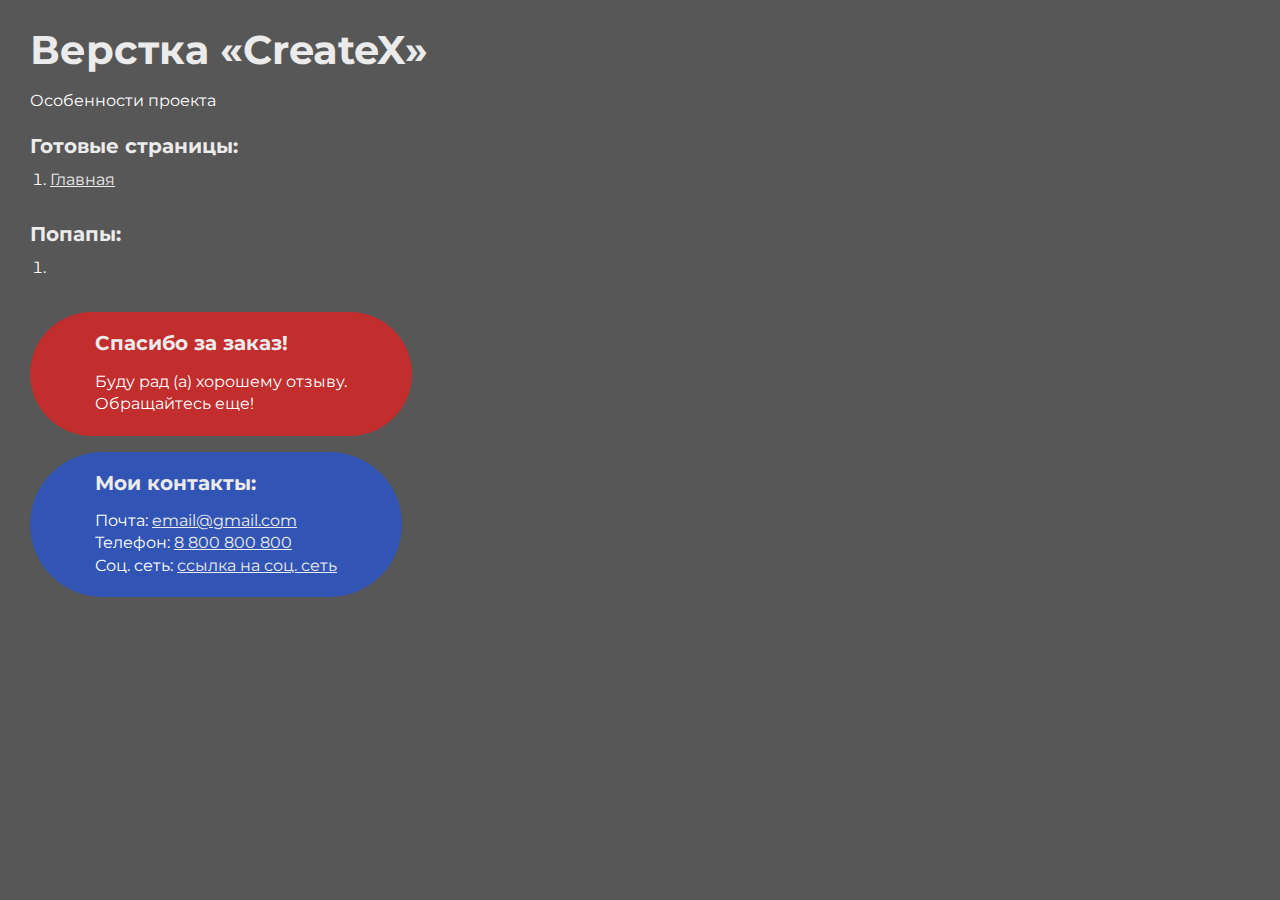
<file: index.html>
<!DOCTYPE html>
<html>

<head>
	<meta charset="UTF-8">
	<meta name="viewport" content="width=device-width, initial-scale=1.0">
	<title>Верстка «NFT Ring»</title>
</head>

<body>
	<div class="rootpage">
		<h1>Верстка «CreateX»</h1>
		<div class="rootpage__info">
			Особенности проекта
		</div>
		<h2>Готовые страницы:</h2>
		<ol class="rootpage__list">
			<li><a target="_blank" href="home.html">Главная</a></li>
		</ol>
		<h2>Попапы:</h2>
		<ol class="rootpage__list">
			<li><a target="_blank" href="home.html#"></a></li>
		</ol>
		<div class="rootpage__tnx">
			<h2>Спасибо за заказ!</h2>
			<p>Буду рад (а) хорошему отзыву.</p>
			<p>Обращайтесь еще!</p>
		</div>
		<div class="rootpage__contacts">
			<h2>Мои контакты:</h2>
			<p>Почта: <a href="mailto:email@gmail.com">email@gmail.com</a></p>
			<p>Телефон: <a href="tel:8800800800">8 800 800 800</a></p>
			<p>Соц. сеть: <a href="">ссылка на соц. сеть</a></p>
		</div>
	</div>
</body>
<style>
	@charset "UTF-8";
	@import url("https://fonts.googleapis.com/css?family=Montserrat:regular,700&display=swap");

	*,
	*::before,
	*::after {
		padding: 0px;
		margin: 0px;
		border: 0px;
		box-sizing: border-box;
	}

	html,
	body {
		height: 100%;
		margin: 0;
		padding: 0;
		min-width: 320px;
		width: 100%;
		color: white;
		background-color: #575757;
	}

	body {
		font-family: Montserrat;
		font-size: 100%;
		line-height: 1;
		font-size: 1rem;
	}

	a {
		text-decoration: underline;
		color: #ebebeb
	}

	a:visited {
		text-decoration: underline;
		color: #ebebeb;
	}

	a:hover {
		text-decoration: none;
	}

	ul li {
		list-style: none;
	}

	img {
		vertical-align: top;
	}

	.wrapper {
		width: 100%;
		min-height: 100%;
		overflow: hidden;
	}

	.rootpage {
		padding: 30px;
		display: flex;
		flex-direction: column;
		align-items: flex-start;
	}

	@media (max-width: 767px) {
		.rootpage {
			padding: 30px 15px;
		}
	}

	h1 {
		color: #ebebeb;
		font-size: 2.5rem;
		margin: 0px 0px 1.25rem 0px;
	}

	@media (max-width: 767px) {
		h1 {
			font-size: 1.85rem;
			margin: 0px 0px 1.25rem 0px;
		}
	}

	h2 {
		color: #ebebeb;
		font-size: 1.25rem;
		margin: 0px 0px 1rem 0px;
	}

	@media (max-width: 767px) {
		h2 {
			font-size: 1.125rem;
			margin: 0px 0px 1rem 0px;
		}
	}

	.rootpage__info {
		line-height: 140%;
		margin: 0px 0px 1.5rem 0px;
	}

	.rootpage__list {
		margin: 0px 0px 2.25rem 1.25rem;
	}

	.rootpage__list li:not(:last-child) {
		margin: 0px 0px 15px 0px;
	}

	.rootpage__contacts,
	.rootpage__tnx {
		border-radius: 200px;
		padding: 20px 65px;
		line-height: 140%;
	}

	@media (max-width: 767px) {

		.rootpage__contacts,
		.rootpage__tnx {
			border-radius: 40px;
			padding: 20px;
		}
	}

	.rootpage__contacts {
		background: #3255b5;

	}

	.rootpage__contacts a {
		color: #ebebeb;
	}

	.rootpage__tnx {
		background: #c22d2d;
		margin: 0px 0px 1rem 0px;
	}
</style>

</html>
</file>
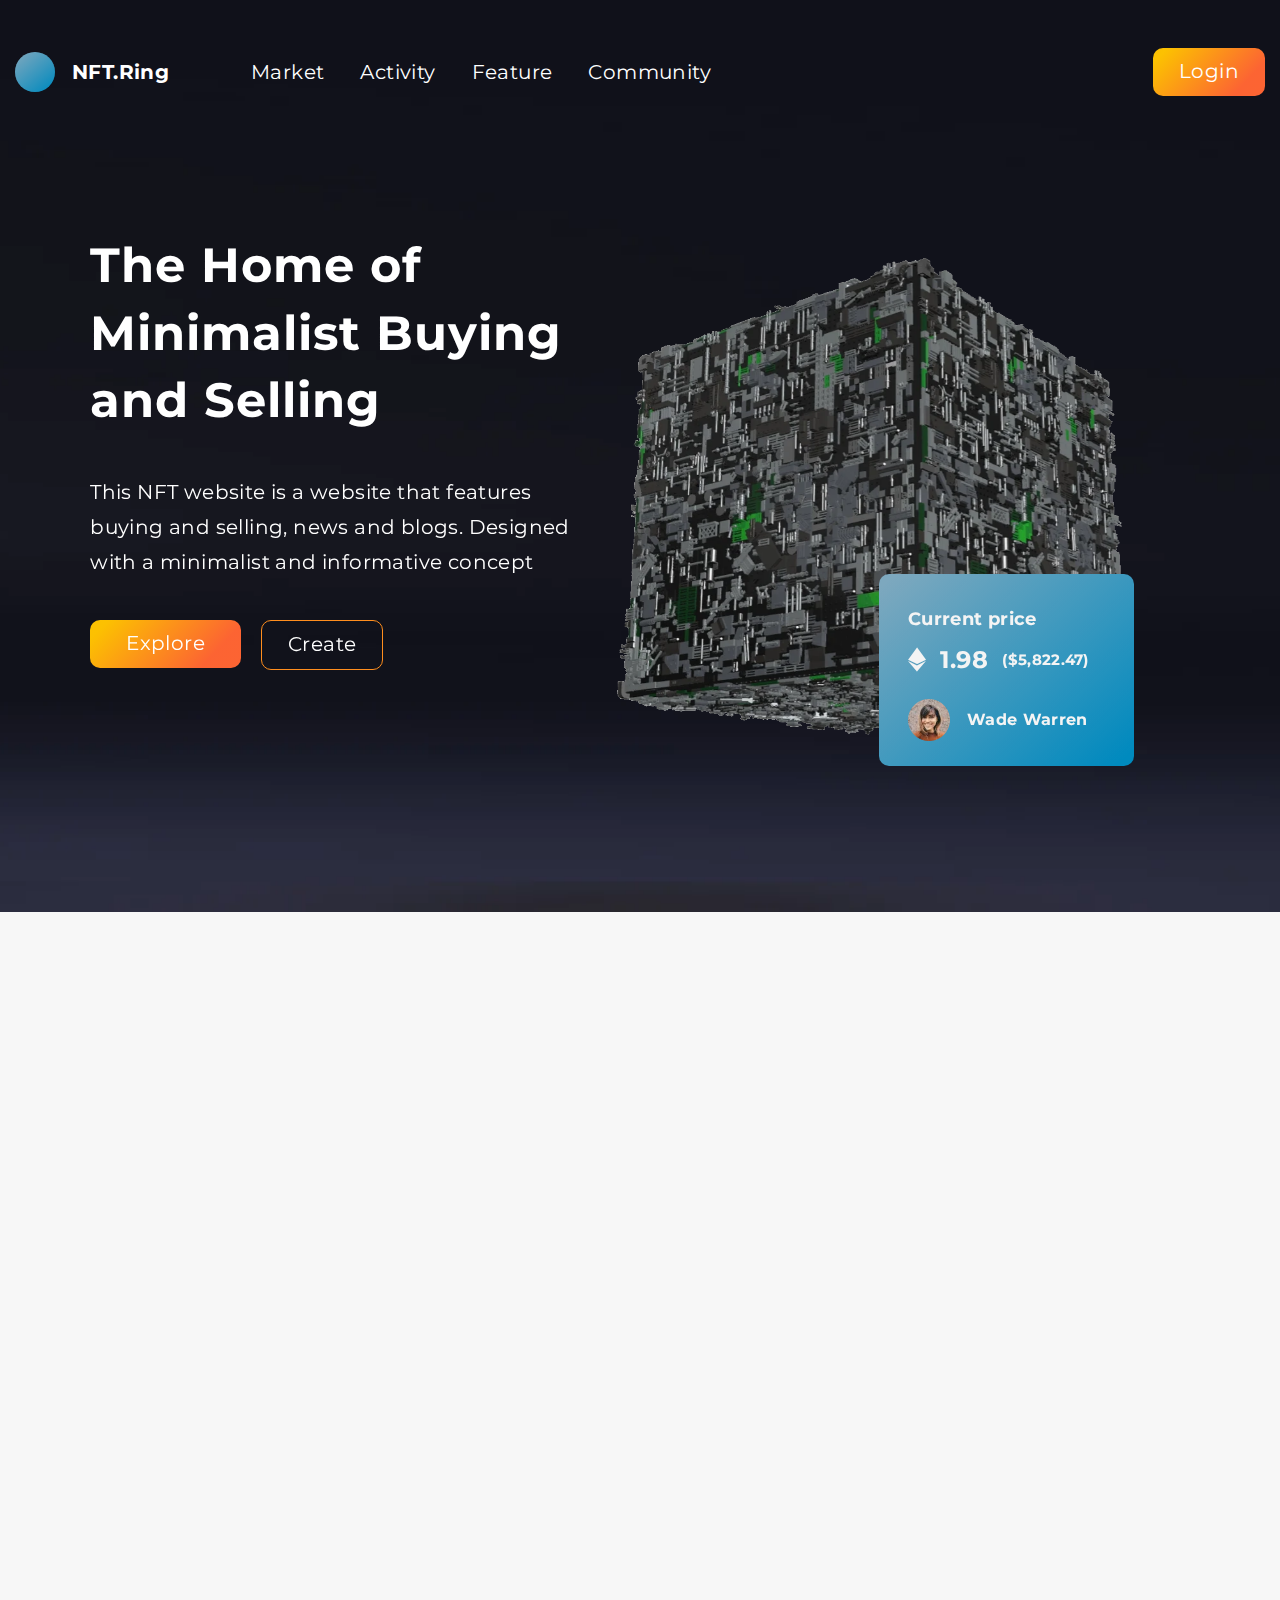
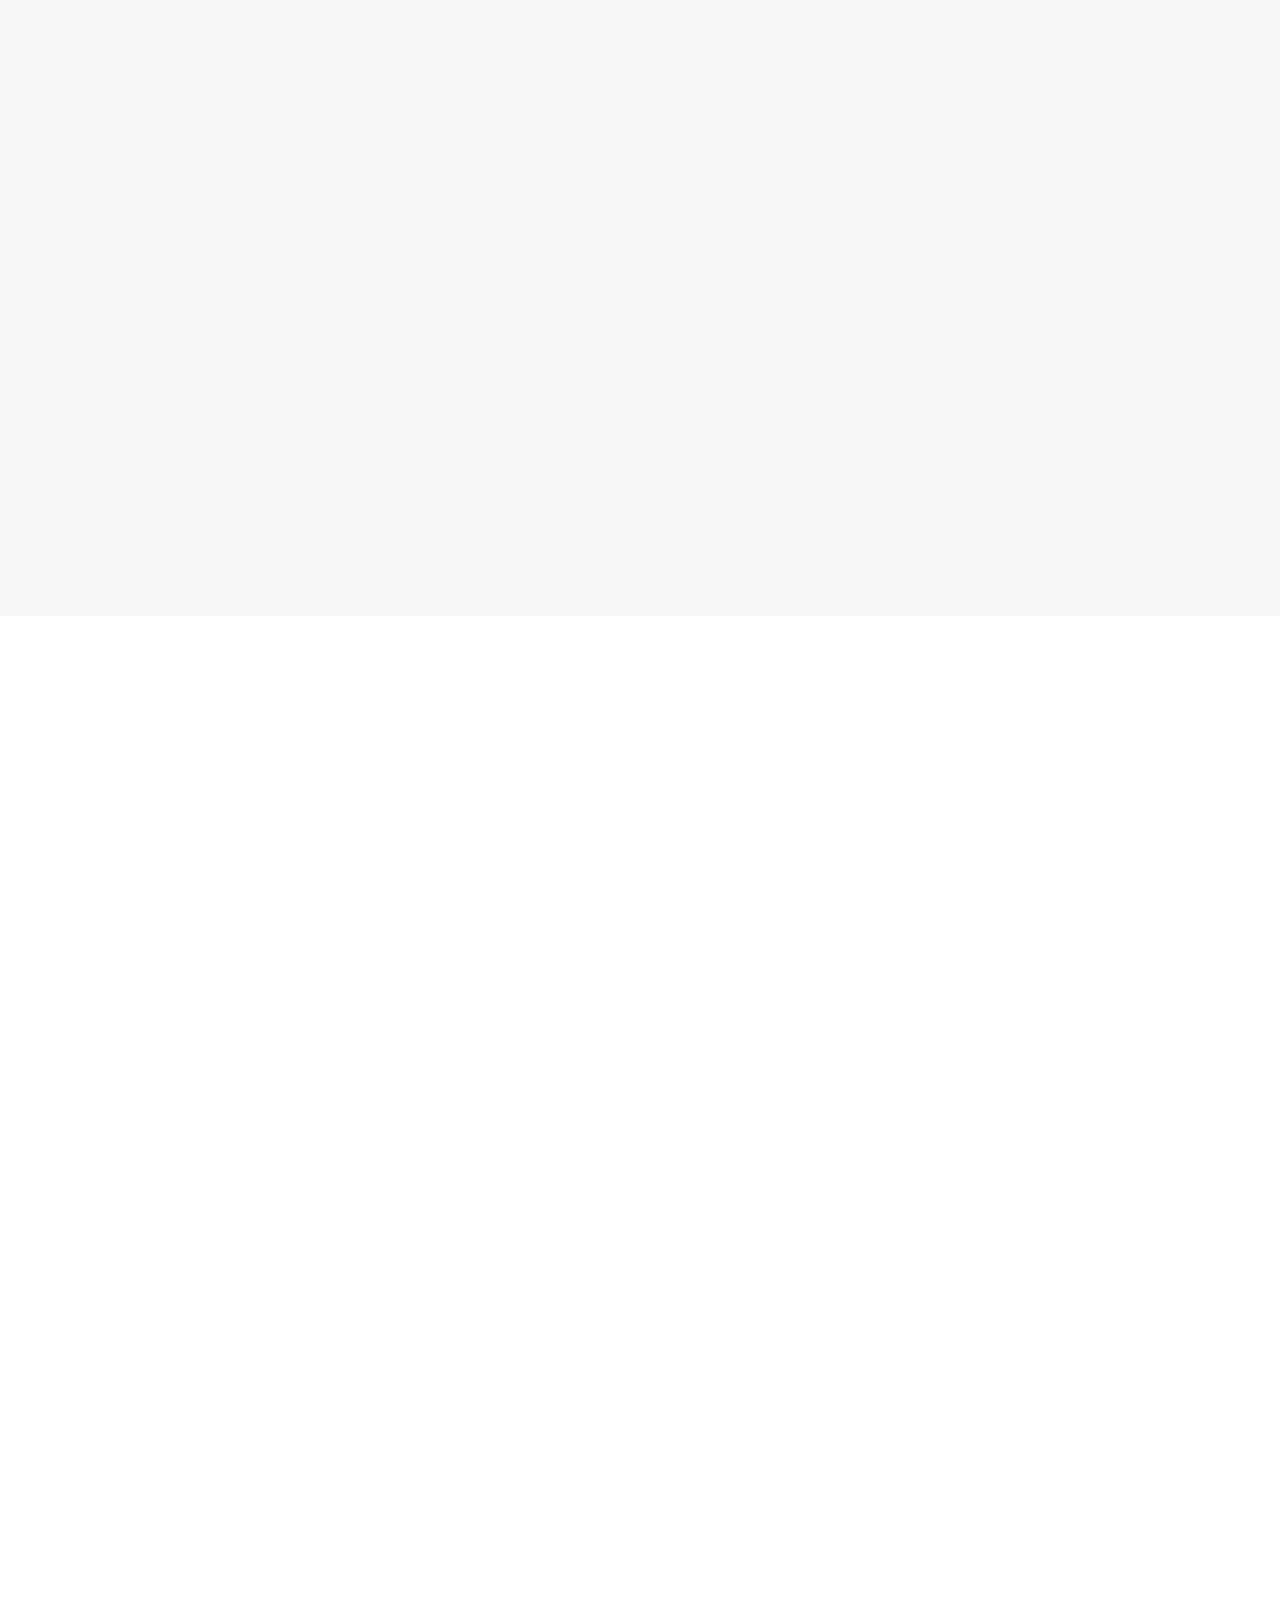
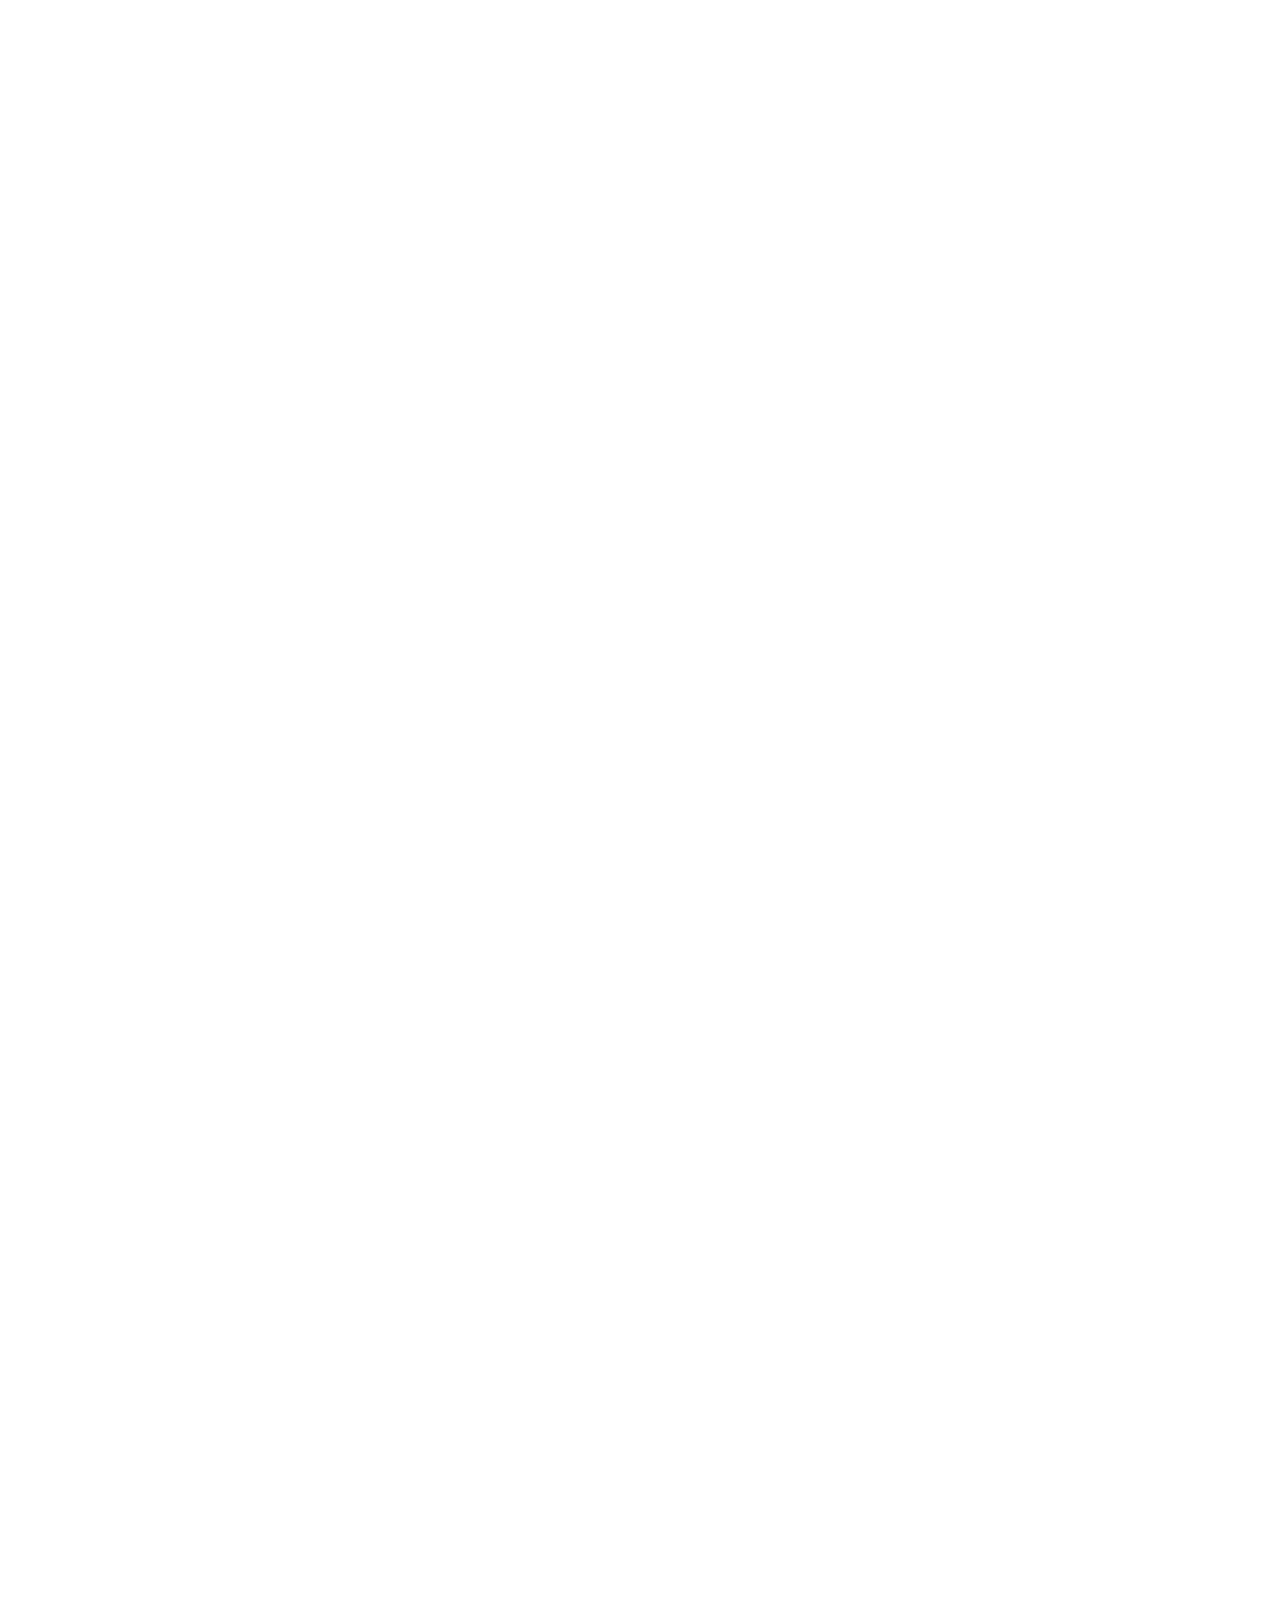
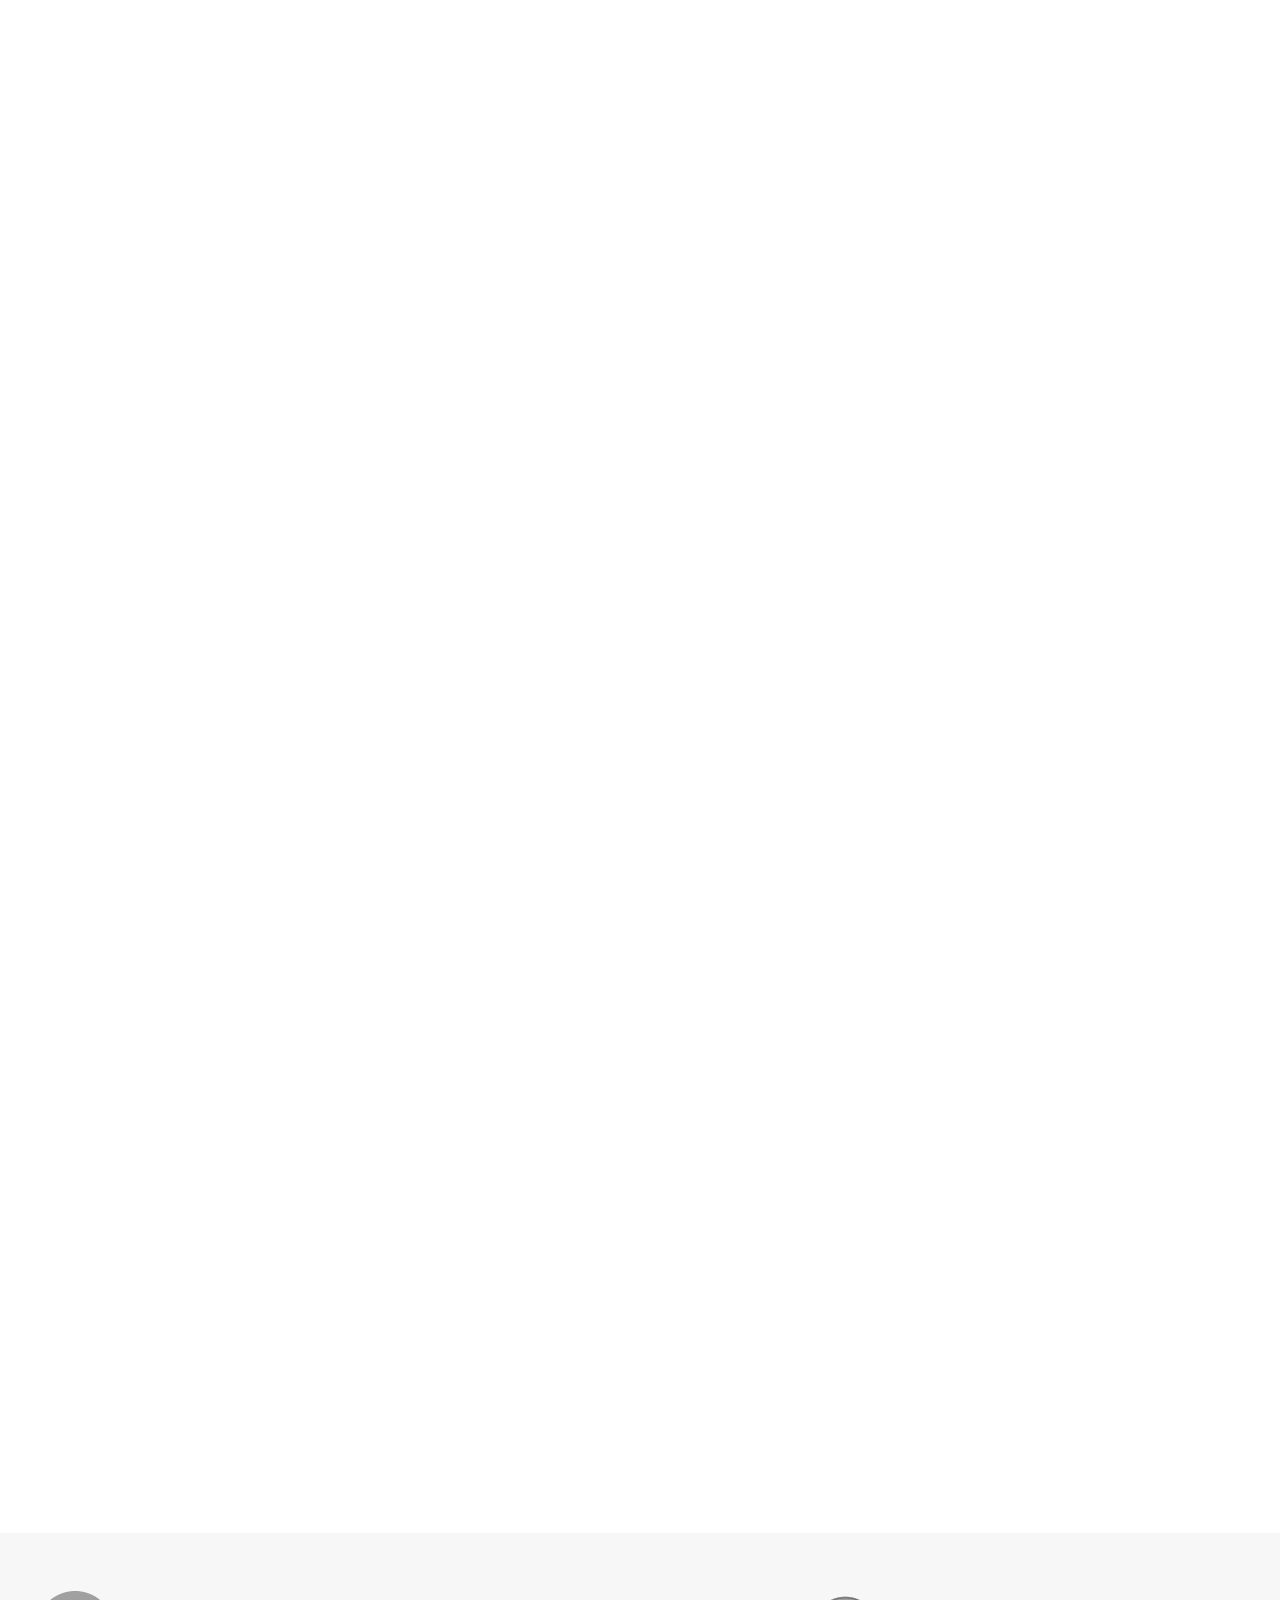
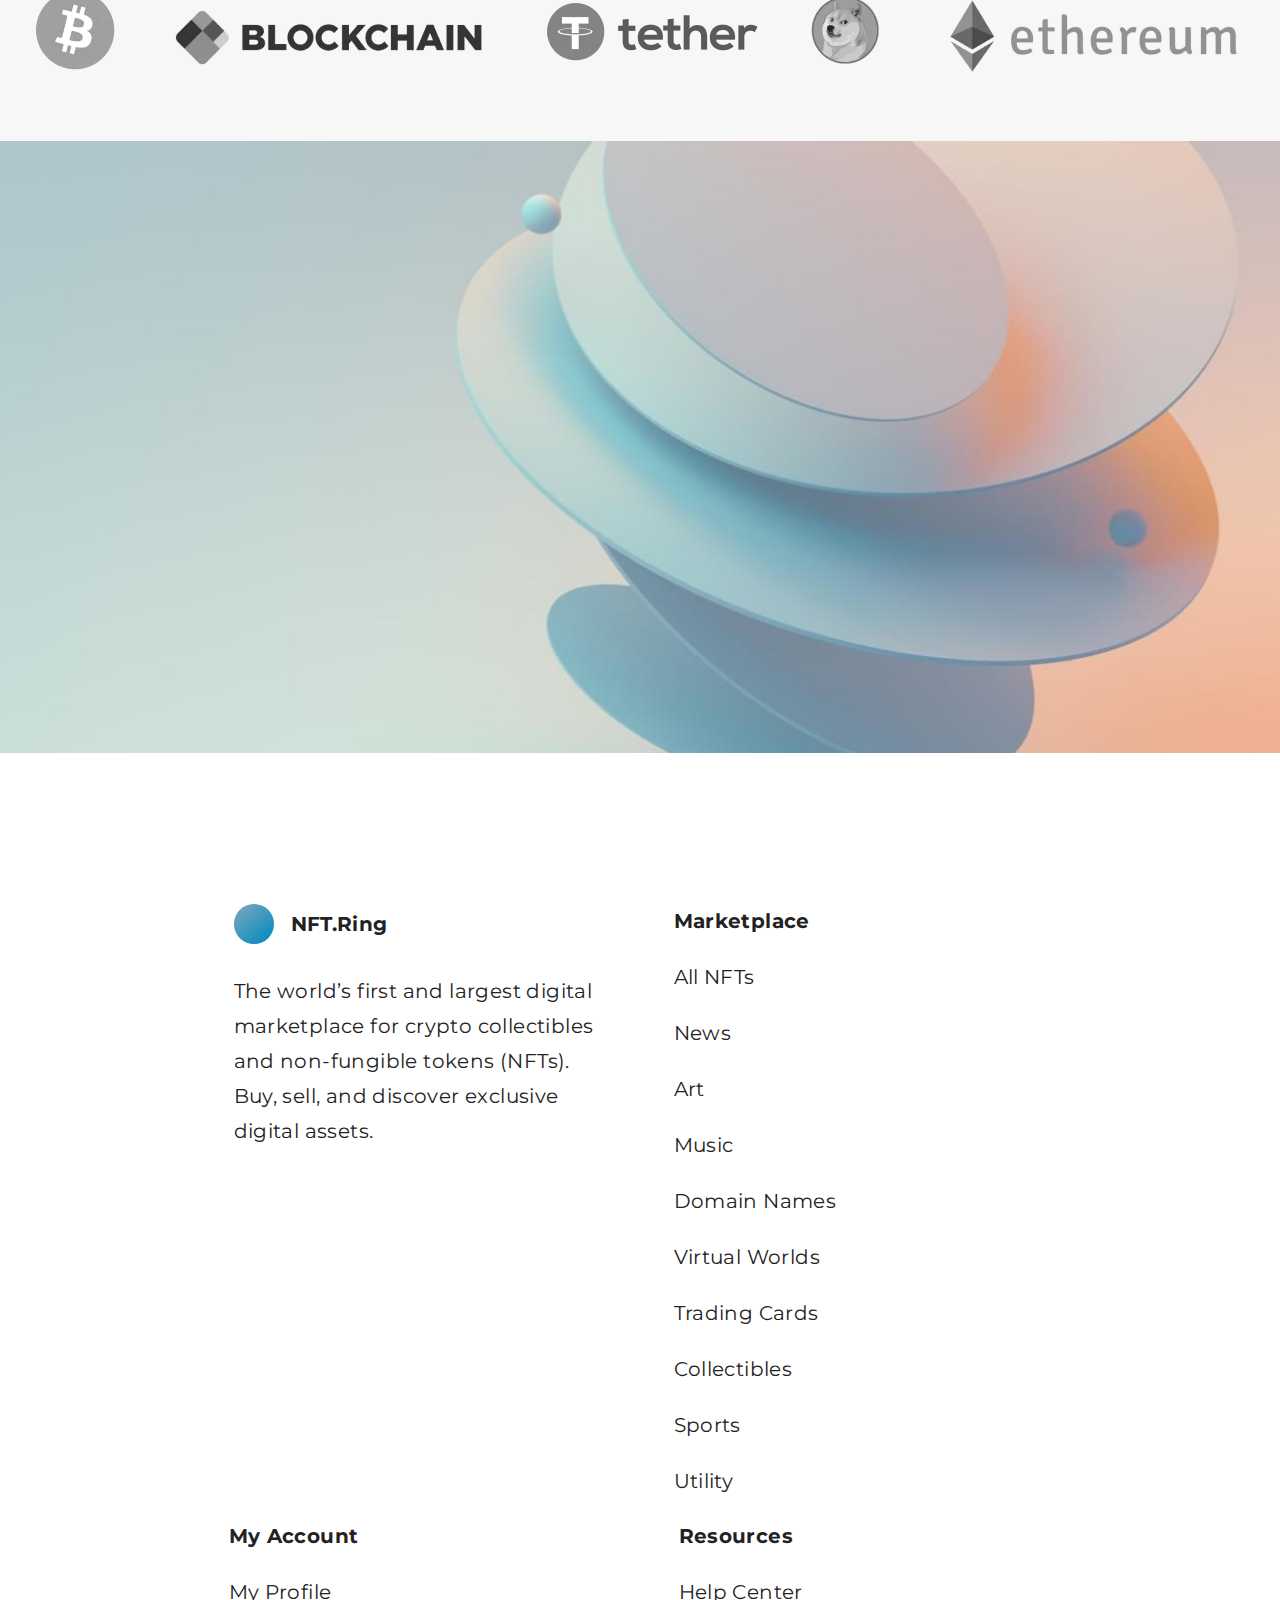
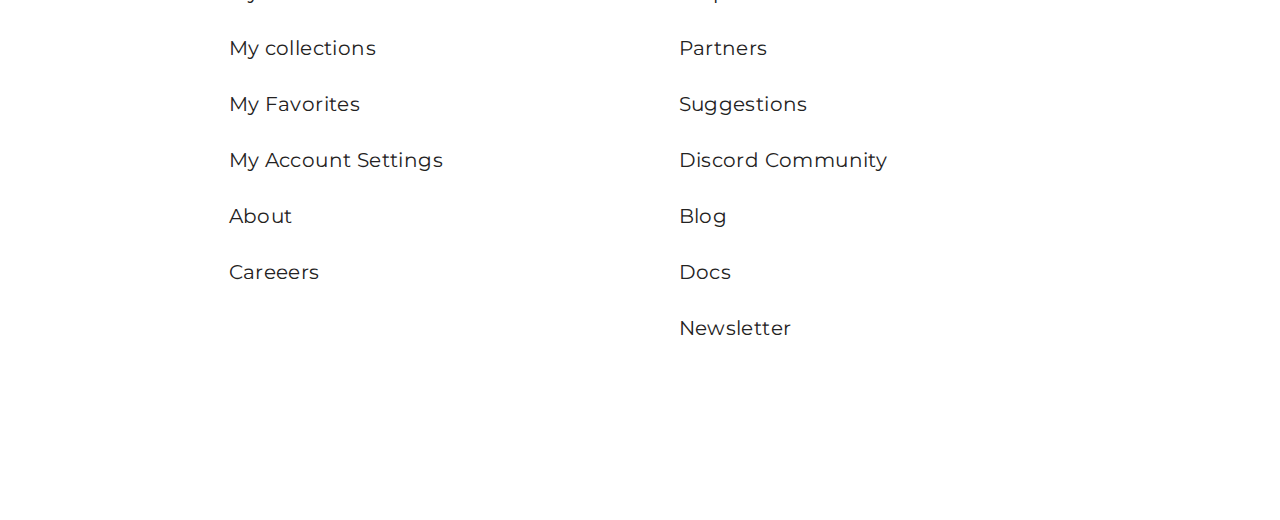
<file: home.html>
<!DOCTYPE html>
<html lang="ru">

<head>
	<title>Главная</title>
	<meta charset="UTF-8">
	<meta name="format-detection" content="telephone=no">
	<link rel="stylesheet" href="css/style.min.css?_v=20231122235024">
	<link rel="shortcut icon" href="favicon.ico">
	<!-- <meta name="robots" content="noindex, nofollow"> -->
	<meta name="viewport" content="width=device-width, initial-scale=1.0">
</head>

<body>
	<div class="wrapper">
		<header class="header">
			<div class="header__container">
				<div class="header__logo logo">
					<img src="img/logo.svg?_v=1700686224251" alt="">
					<div class="main-text _bold">NFT.Ring</div>
				</div>
				<div class="header__menu menu">
					<button type="button" class="menu__icon icon-menu"><span></span></button>
					<nav class="menu__body">
						<ul class="menu__list">
							<li class="menu__item"><a href="" class="menu__link"><span class="main-text">Market</span></a></li>
							<li class="menu__item"><a href="" class="menu__link"><span class="main-text">Activity</span></a></li>
							<li class="menu__item"><a href="" class="menu__link"><span class="main-text">Feature</span></a></li>
							<li class="menu__item"><a href="" class="menu__link"><span class="main-text">Community</span></a></li>
						</ul>
					</nav>

				</div>
				<a href="#" class="button" data-da=".menu__list, 768"><span class="main-text">Login</span></a>
			</div>
		</header>
		<main class="mainpage">
			<div class="page-label mainpage__label  page-label__image-ibg">
				<div class="page-label__container">
					<div class="page-label__body" data-aos="zoom-in" data-aos-delay="900">
						<div class="main-title _WhiteColor">
							The Home of
							Minimalist Buying
							and Selling</div>
						<div class="main-text">This NFT website is a website that features buying and selling, news and
							blogs. Designed with a minimalist and informative concept</div>
						<div class="page-label__buttons">
							<div class="button button_medium">Explore</div>
							<div class="button button_background_none">Create</div>
						</div>
					</div>
					<div class="page-label__nft-main nft-main" data-aos="zoom-in" data-aos-duration="500" data-aos-delay="400">
						<div class="nft-column nft-main__nft-column nft-column_blue" data-aos-easing="ease-in-out" data-aos-duration="400" data-aos-delay="500" data-aos="flip-down">
							<div class="nft-column__item">
								<div class="nft-column__title">Current price</div>
								<div class="nft-column__price">
									<div class="_icon-eutherium nft-column__price-icon"> </div>1.98 <span class="nft-column__dollar-price">($5,822.47)</span>
								</div>
								<div class="nft-column__person">
									<picture><source srcset="img/mainpage/seller1.webp" type="image/webp"><img src="img/mainpage/seller1.png?_v=1700686224251" alt="woman smiling" style="z-index: 50;"></picture>
									<div class="nft-column__person-name">Wade Warren</div>
								</div>
							</div>
						</div>
						<picture><source srcset="img/mainpage/nftpagelabel.webp" type="image/webp"><img src="img/mainpage/nftpagelabel.png?_v=1700686224251" alt="" class="nft-main__image"></picture>
					</div>

				</div>


				<picture><source srcset="img/mainpage/background.webp" type="image/webp"><img src="img/mainpage/background.png?_v=1700686224251" alt=""></picture>
			</div>
			<section class="random-assortment mainpage__random-assortment">
				<div class="random-assortment__container">
					<div class="section-label random-assortment__section-label section-label_centered" data-aos="fade-down">
						<h2 class="main-title section-label__main-title ">
							New Generation of
							Online Shopping</h2>
						<div class="main-text _DarkBlackColor section-label__main-text section-label__main-title_medium-thin">
							This NFT website is a website that features buying and
							selling, news and
							blogs. Designed with a minimalist and informative concept</div>
					</div>
					<div class="random-assortment__body" data-aos="fade-down">
						<div class="random-assortment__column">
							<div class="random-assortment__item">
								<img class="random-assortment__nft-img" src="img/mainpage/green ring.jpg?_v=1700686224251" alt="sphere with green bubles">
								<div class="random-assortment__label">
									<div class="random-assortment__nft-title">Green Ring</div>
								</div>
							</div>
						</div>
						<div class="random-assortment__column">
							<div class="random-assortment__item">
								<img class="random-assortment__nft-img" src="img/mainpage/red ring.jpg?_v=1700686224251" alt="sphere with red bubles">
								<div class="random-assortment__label">
									<div class="random-assortment__nft-title">Red Ring</div>
								</div>
							</div>
						</div>
						<div class="random-assortment__column">
							<div class="random-assortment__item">
								<img class="random-assortment__nft-img" src="img/mainpage/purple ring.jpg?_v=1700686224251" alt="sphere with Purple bubles">
								<div class="random-assortment__label">
									<div class="random-assortment__nft-title">Purple Ring</div>
								</div>
							</div>
						</div>
						<div class="random-assortment__column">
							<div class="random-assortment__item">
								<img class="random-assortment__nft-img" src="img/mainpage/blue ring.jpg?_v=1700686224251" alt="sphere with blue bubles">
								<div class="random-assortment__label">
									<div class="random-assortment__nft-title">Blue Ring</div>
								</div>
							</div>
						</div>
					</div>
				</div>

			</section>
			<section class="nft-sellers mainpage__nft-sellers">
				<div class="nft-sellers__container">
					<div class="section-label nft-sellers__section-label section-label_centered" data-aos="fade-down">
						<h3 class="main-title section-label__main-title">
							Exclusive NFT.Ring drops</h3>
						<div class="main-text _DarkBlackColor section-label__main-text">This NFT website is a website
							that features buying and
							selling, news and blogs. Designed with a minimalist and informative concept</div>
					</div>
					<div class="nft-sellers__body" data-aos="fade-up">
						<div class="nft-sellers__column">
							<img class="nft-sellers__nft-img" src="img/mainpage/exclusive drop1.jpg?_v=1700686224251" alt="flowers">
							<div class="nft-column nft-sellers__nft-column">
								<div class="nft-column__item">
									<div class="nft-column__title">Theresa Webb</div>
									<div class="nft-column__price _OrangeColor">
										<div class="_icon-eutherium nft-column__price-icon"></div> $475.22
									</div>
									<div class="nft-column__person">
										<picture><source srcset="img/mainpage/seller2.webp" type="image/webp"><img src="img/mainpage/seller2.png?_v=1700686224251" alt="woman smiling" style="z-index: 50;"></picture>
										<div class="nft-column__person-name">Darrell Steward</div>
									</div>
								</div>
							</div>

						</div>
						<div class="nft-sellers__column">
							<img class="nft-sellers__nft-img" src="img/mainpage/exclusive drop2.jpg?_v=1700686224251" alt="chamomile">
							<div class="nft-column nft-sellers__nft-column">
								<div class="nft-column__item">
									<div class="nft-column__title">Eleanor Pena</div>
									<div class="nft-column__price _OrangeColor">
										<div class="_icon-eutherium nft-column__price-icon"></div> $710.68
									</div>
									<div class="nft-column__person">
										<picture><source srcset="img/mainpage/seller3.webp" type="image/webp"><img src="img/mainpage/seller3.png?_v=1700686224251" alt="man" style="z-index: 50;"></picture>
										<div class="nft-column__person-name">Cody Fisher</div>
									</div>
								</div>
							</div>

						</div>
						<div class="nft-sellers__column">
							<img class="nft-sellers__nft-img" src="img/mainpage/exclusive drop3.jpg?_v=1700686224251" alt="poppy">
							<div class="nft-column nft-sellers__nft-column">
								<div class="nft-column__item">
									<div class="nft-column__title">Darlene Robertson</div>
									<div class="nft-column__price _OrangeColor">
										<div class="_icon-eutherium nft-column__price-icon"></div> $928.41
									</div>
									<div class="nft-column__person">
										<picture><source srcset="img/mainpage/seller4.webp" type="image/webp"><img src="img/mainpage/seller4.png?_v=1700686224251" alt="man" style="z-index: 50;"></picture>
										<div class="nft-column__person-name">Esther Howard</div>
									</div>
								</div>
							</div>

						</div>
						<div class="nft-sellers__column">
							<img class="nft-sellers__nft-img" src="img/mainpage/exclusive drop4.jpg?_v=1700686224251" alt="tassels">
							<div class="nft-column nft-sellers__nft-column">
								<div class="nft-column__item">
									<div class="nft-column__title">Bessie Cooper</div>
									<div class="nft-column__price _OrangeColor">
										<div class="_icon-eutherium nft-column__price-icon"></div> $778.35
									</div>
									<div class="nft-column__person">
										<picture><source srcset="img/mainpage/seller5.webp" type="image/webp"><img src="img/mainpage/seller5.png?_v=1700686224251" alt="man" style="z-index: 50;"></picture>
										<div class="nft-column__person-name">Kristin Watson</div>
									</div>
								</div>
							</div>

						</div>
						<div class="nft-sellers__column">
							<img class="nft-sellers__nft-img" src="img/mainpage/exclusive drop5.jpg?_v=1700686224251" alt="abstract colors">
							<div class="nft-column nft-sellers__nft-column">
								<div class="nft-column__item">
									<div class="nft-column__title">Guy Hawkins</div>
									<div class="nft-column__price  _OrangeColor">
										<div class="_icon-eutherium nft-column__price-icon"></div> $739.65
									</div>
									<div class="nft-column__person">
										<picture><source srcset="img/mainpage/seller6.webp" type="image/webp"><img src="img/mainpage/seller6.png?_v=1700686224251" alt="man" style="z-index: 50;"></picture>
										<div class="nft-column__person-name">Marvin McKinney</div>
									</div>
								</div>
							</div>

						</div>
						<div class="nft-sellers__column">
							<img class="nft-sellers__nft-img" src="img/mainpage/exclusive drop6.jpg?_v=1700686224251" alt="marble">
							<div class="nft-column nft-sellers__nft-column">
								<div class="nft-column__item">
									<div class="nft-column__title">Savannah Nguyen</div>
									<div class="nft-column__price  _OrangeColor ">
										<div class="_icon-eutherium nft-column__price-icon"></div> $105.55
									</div>
									<div class="nft-column__person">
										<picture><source srcset="img/mainpage/seller7.webp" type="image/webp"><img src="img/mainpage/seller7.png?_v=1700686224251" alt="man" style="z-index: 50;"></picture>
										<div class="nft-column__person-name">Savannah Nguyen</div>
									</div>
								</div>
							</div>

						</div>
						<div class="nft-sellers__column">
							<img class="nft-sellers__nft-img" src="img/mainpage/exclusive drop7.jpg?_v=1700686224251" alt="hand in sand">
							<div class="nft-column nft-sellers__nft-column">
								<div class="nft-column__item">
									<div class="nft-column__title">Wade Warren</div>
									<div class="nft-column__price  _OrangeColor  ">
										<div class="_icon-eutherium nft-column__price-icon"></div> $396.84
									</div>
									<div class="nft-column__person">
										<picture><source srcset="img/mainpage/seller8.webp" type="image/webp"><img src="img/mainpage/seller8.png?_v=1700686224251" alt="man" style="z-index: 50;"></picture>
										<div class="nft-column__person-name">Cody Fisher</div>
									</div>
								</div>
							</div>

						</div>
						<div class="nft-sellers__column">
							<img class="nft-sellers__nft-img" src="img/mainpage/exclusive drop8.jpg?_v=1700686224251" alt="colors">
							<div class="nft-column nft-sellers__nft-column">
								<div class="nft-column__item">
									<div class="nft-column__title">Devon Lane</div>
									<div class="nft-column__price   _OrangeColor  ">
										<div class="_icon-eutherium nft-column__price-icon"></div> $928.41
									</div>
									<div class="nft-column__person">
										<picture><source srcset="img/mainpage/seller9.webp" type="image/webp"><img src="img/mainpage/seller9.png?_v=1700686224251" alt="man" style="z-index: 50;"></picture>
										<div class="nft-column__person-name">Brooklyn Simmons</div>
									</div>
								</div>
							</div>

						</div>
					</div>
				</div>
			</section>
			<div class="blogs mainpage__blogs" data-aos="fade-down">
				<div class="blogs__container">
					<div class="blogs__header">
						<div class="section-label" data-aos="fade-down">
							<h4 class="main-title">
								Now With More News and Blogs</h4>
							<div class="main-text _DarkBlackColor section-label__main-text">This NFT website is a
								website that features buying
								and selling, news and blogs. Designed with a minimalist and informative concept</div>
						</div>
						<div class="button _LightBlueBackground button_medium blogs__button">See All</div>
					</div>
					<div class="blogs__slider" data-aos="fade-left">
						<div class="blogs__swiper">
							<div class="blogs__slide">
								<picture><source srcset="img/mainpage/newsandblogs1.webp" type="image/webp"><img class="blogs__blog-img" src="img/mainpage/newsandblogs1.jpg?_v=1700686224251" alt="balls 3d graphic"></picture>
								<div class="blogs__label">
									<a href="" class="blogs__link">What's in Store
										for NFT</a>
								</div>
							</div>
							<div class="blogs__slide">
								<picture><source srcset="img/mainpage/newsandblogs2.webp" type="image/webp"><img class="blogs__blog-img" src="img/mainpage/newsandblogs2.jpg?_v=1700686224251" alt="balls 3d graphic"></picture>
								<div class="blogs__label">
									<a href="" class="blogs__link">What's in Store
										for NFT</a>
								</div>
							</div>
							<div class="blogs__slide">
								<picture><source srcset="img/mainpage/newsandblogs3.webp" type="image/webp"><img class="blogs__blog-img" src="img/mainpage/newsandblogs3.jpg?_v=1700686224251" alt="balls 3d graphic"></picture>
								<div class="blogs__label">
									<a href="" class="blogs__link">No-Fee Trading</a>
								</div>
							</div>
							<div class="blogs__slide">
								<picture><source srcset="img/mainpage/newsandblogs4.webp" type="image/webp"><img class="blogs__blog-img" src="img/mainpage/newsandblogs4.jpg?_v=1700686224251" alt="balls 3d graphic"></picture>
								<div class="blogs__label">
									<a href="" class="blogs__link">Thought Was
										Laughable.</a>
								</div>
							</div>
						</div>
					</div>
				</div>
			</div>
			<div class="nft-gallery mainpage__nft-gallery">
				<div class="nft-gallery__container">
					<div class="section-label nft-gallery__section-label section-label_centered" data-aos="fade-down">
						<h5 class="main-title section-label__main-title ">
							New Generation of
							Online Shopping</h5>
						<div class="main-text _DarkBlackColor section-label__main-text section-label__main-title_medium-thin">
							This NFT website is a website that features buying and
							selling, news and
						</div>
					</div>
					<div class="nft-gallery__body">
						<div class="nft-gallery__column" data-aos="fade-right">
							<picture><source srcset="img/mainpage/category1.webp" type="image/webp"><img class="nft-gallery__img" src="img/mainpage/category1.png?_v=1700686224251" alt="nft picture" data-aos="fade-right"></picture>
						</div>
						<div class="nft-gallery__column" data-aos="fade-right">
							<picture><source srcset="img/mainpage/category2.webp" type="image/webp"><img class="nft-gallery__img" src="img/mainpage/category2.png?_v=1700686224251" alt="nft picture"></picture>
						</div>
						<div class="nft-gallery__column" data-aos="fade-left">
							<picture><source srcset="img/mainpage/category3.webp" type="image/webp"><img class="nft-gallery__img" src="img/mainpage/category3.png?_v=1700686224251" alt="nft picture"></picture>
						</div>
						<div class="nft-gallery__column" data-aos="fade-left">
							<picture><source srcset="img/mainpage/category4.webp" type="image/webp"><img class="nft-gallery__img" src="img/mainpage/category4.png?_v=1700686224251" alt="nft picture"></picture>
						</div>
						<div class="nft-gallery__column" data-aos="fade-right">
							<picture><source srcset="img/mainpage/category5.webp" type="image/webp"><img class="nft-gallery__img" src="img/mainpage/category5.png?_v=1700686224251" alt="nft picture"></picture>
						</div>
						<div class="nft-gallery__column" data-aos="fade-right">
							<picture><source srcset="img/mainpage/category6.webp" type="image/webp"><img class="nft-gallery__img" src="img/mainpage/category6.png?_v=1700686224251" alt="nft picture"></picture>
						</div>
						<div class="nft-gallery__column" data-aos="fade-left">
							<picture><source srcset="img/mainpage/category7.webp" type="image/webp"><img class="nft-gallery__img" src="img/mainpage/category7.png?_v=1700686224251" alt="nft picture"></picture>
						</div>
						<div class="nft-gallery__column" data-aos="fade-left">
							<picture><source srcset="img/mainpage/category8.webp" type="image/webp"><img class="nft-gallery__img" src="img/mainpage/category8.png?_v=1700686224251" alt="nft picture"></picture>
						</div>
						<div class="nft-gallery__column" data-aos="fade-right">
							<picture><source srcset="img/mainpage/category9.webp" type="image/webp"><img class="nft-gallery__img" src="img/mainpage/category9.png?_v=1700686224251" alt="nft picture"></picture>
						</div>
						<div class="nft-gallery__column" data-aos="fade-right">
							<picture><source srcset="img/mainpage/category10.webp" type="image/webp"><img class="nft-gallery__img" src="img/mainpage/category10.png?_v=1700686224251" alt="nft picture"></picture>
						</div>
						<div class="nft-gallery__column" data-aos="fade-left">
							<picture><source srcset="img/mainpage/category11.webp" type="image/webp"><img class="nft-gallery__img" src="img/mainpage/category11.png?_v=1700686224251" alt="nft picture"></picture>
						</div>
						<div class="nft-gallery__column" data-aos="fade-left">
							<picture><source srcset="img/mainpage/category12.webp" type="image/webp"><img class="nft-gallery__img" src="img/mainpage/category12.png?_v=1700686224251" alt="nft picture"></picture>
						</div>
						<div class="nft-gallery__column" data-aos="fade-right">
							<picture><source srcset="img/mainpage/category13.webp" type="image/webp"><img class="nft-gallery__img" src="img/mainpage/category13.png?_v=1700686224251" alt="nft picture"></picture>
						</div>
						<div class="nft-gallery__column" data-aos="fade-right">
							<picture><source srcset="img/mainpage/category14.webp" type="image/webp"><img class="nft-gallery__img" src="img/mainpage/category14.png?_v=1700686224251" alt="nft picture"></picture>
						</div>
						<div class="nft-gallery__column" data-aos="fade-left">
							<picture><source srcset="img/mainpage/category15.webp" type="image/webp"><img class="nft-gallery__img" src="img/mainpage/category15.png?_v=1700686224251" alt="nft picture"></picture>
						</div>
						<div class="nft-gallery__column" data-aos="fade-left">
							<picture><source srcset="img/mainpage/category16.webp" type="image/webp"><img class="nft-gallery__img" src="img/mainpage/category16.png?_v=1700686224251" alt="nft picture"></picture>
						</div>
					</div>
				</div>
			</div>
			<div class="crypto-currencies">
				<div class="crypto-currencies__container">
					<picture><source srcset="img/mainpage/bitcoin.webp" type="image/webp"><img class="crypto-currencies__crypto-img" src="img/mainpage/bitcoin.png?_v=1700686224251" alt="bitcoin"></picture>
					<picture><source srcset="img/mainpage/blockchain.webp" type="image/webp"><img class="crypto-currencies__crypto-img" src="img/mainpage/blockchain.png?_v=1700686224251" alt="blockchain"></picture>
					<picture><source srcset="img/mainpage/tether.webp" type="image/webp"><img class="crypto-currencies__crypto-img" src="img/mainpage/tether.png?_v=1700686224251" alt="tether"></picture>
					<picture><source srcset="img/mainpage/doge.webp" type="image/webp"><img class="crypto-currencies__crypto-img  crypto-currencies__crypto-img_margin_small" src="img/mainpage/doge.png?_v=1700686224251" alt="doge"></picture>
					<picture><source srcset="img/mainpage/ethereum.webp" type="image/webp"><img class="crypto-currencies__crypto-img" src="img/mainpage/ethereum.png?_v=1700686224251" alt="ethereum"></picture>
				</div>
			</div>
		</main>
		<div class="subscription subscription__image-ibg">
			<div class="subscription__container" data-aos="zoom-in" data-aos-delay="500">
				<div class="section-label section-label_row-gap_20 subscription__section-label" data-aos="fade-down">
					<div class="main-title section-label__main-title ">
						Stay in the loop</div>
					<div class="main-text _DarkBlackColor section-label__main-text section-label__main-title_medium-thin">
						Join our mailing list to stay in the loop with our newest feature releases, NFT drops,
						and tips and tricks for navigating NFT.Ring</div>
				</div>

				<form class="input-register">
					<input type="text" class="input input-register__input" placeholder="Your email">
					<button class="button input-register__button">Register</button>
				</form>
			</div>

			<img src="img/mainpage/newsletter background.jpg?_v=1700686224251" alt="3d disks">
		</div>
		<footer class="footer">
			<div class="footer__container ">
				<div class="footer__column">
					<div class="footer__logo logo">
						<img src="img/logo.svg?_v=1700686224251" alt="">
						<div class="main-text _bold">NFT.Ring</div>
					</div>
					<div class="main-text">The world’s first and largest digital marketplace for crypto collectibles and
						non-fungible tokens (NFTs). Buy, sell, and discover exclusive digital assets.</div>
				</div>
				<div class="footer__column">
					<div class="main-text _bold footer__main-text_column-title">Marketplace</div>
					<ul class="footer__links-list">
						<li><a href="" class="main-text">All NFTs</a></li>
						<li><a href="" class="main-text">News</a></li>
						<li><a href="" class="main-text">Art</a></li>
						<li><a href="" class="main-text">Music</a></li>
						<li><a href="" class="main-text">Domain Names</a></li>
						<li><a href="" class="main-text">Virtual Worlds</a></li>
						<li><a href="" class="main-text">Trading Cards</a></li>
						<li><a href="" class="main-text">Collectibles</a></li>
						<li><a href="" class="main-text">Sports</a></li>
						<li><a href="" class="main-text">Utility</a></li>
					</ul>
				</div>
				<div class="footer__column">
					<div class="main-text _bold footer__main-text_column-title">My Account</div>
					<ul class="footer__links-list">
						<li><a href="" class="main-text">My Profile</a></li>
						<li><a href="" class="main-text">My collections</a></li>
						<li><a href="" class="main-text">My Favorites</a></li>
						<li><a href="" class="main-text">My Account Settings</a></li>
						<li><a href="" class="main-text">About</a></li>
						<li><a href="" class="main-text">Careeers</a></li>
					</ul>
				</div>
				<div class="footer__column">
					<div class="main-text _bold footer__main-text_column-title">Resources</div>
					<ul class="footer__links-list">
						<li><a href="" class="main-text">Help Center</a></li>
						<li><a href="" class="main-text">Partners</a></li>
						<li><a href="" class="main-text">Suggestions</a></li>
						<li><a href="" class="main-text">Discord Community</a></li>
						<li><a href="" class="main-text">Blog</a></li>
						<li><a href="" class="main-text">Docs</a></li>
						<li><a href="" class="main-text">Newsletter</a></li>
					</ul>
				</div>
			</div>
		</footer>
	</div>
	<script src="js/app.min.js?_v=20231122235024"></script>
</body>

</html>
</file>
<file: css/style.min.css>
@charset "UTF-8";@import url(https://fonts.googleapis.com/css?family=Open+Sans:regular,600,italic&display=swap);@import url(https://fonts.googleapis.com/css?family=Montserrat:regular,700);@font-face{font-family:icons;font-display:swap;src:url(../fonts/icons.woff2) format("woff2"),url(../fonts/icons.woff) format("woff");font-weight:400;font-style:normal}[class*=_icon-]:before{font-family:icons;font-style:normal;font-weight:400;font-variant:normal;text-transform:none;line-height:1;-webkit-font-smoothing:antialiased;-moz-osx-font-smoothing:grayscale}[class*=_icon-]:before{display:block}._icon-eutherium:before{content:"\e900"}._OrangeColor{color:#ff8e1e!important}._LightBlueBackground{background:linear-gradient(0deg,rgba(0,0,0,.2) 0,rgba(0,0,0,.2) 100%),linear-gradient(140deg,#9cd2ee 3.42%,#00acee 95.98%)!important}._DarkBlackColor{color:#232222!important}._WhiteColor{color:#fff!important}*{padding:0;margin:0;border:0}*,:after,:before{-webkit-box-sizing:border-box;box-sizing:border-box}body,html{height:100%;min-width:320px}body{line-height:1;font-family:Montserrat,sans-serif;font-size:1rem;-ms-text-size-adjust:100%;-moz-text-size-adjust:100%;-webkit-text-size-adjust:100%;-webkit-font-smoothing:antialiased}button,input,textarea{font-family:Montserrat,sans-serif;font-size:inherit}button{cursor:pointer;color:inherit;background-color:inherit}a{-webkit-transition:color .3s ease 0s;transition:color .3s ease 0s;color:inherit}a:link,a:visited{text-decoration:none}a:hover{text-decoration:none}ul li{list-style:none}img{vertical-align:top}h1,h2,h3,h4,h5,h6{font-weight:inherit;font-size:inherit}.lock body{overflow:hidden;-ms-touch-action:none;touch-action:none}.wrapper{min-height:100%;display:-webkit-box;display:-ms-flexbox;display:flex;-webkit-box-orient:vertical;-webkit-box-direction:normal;-ms-flex-direction:column;flex-direction:column;overflow:hidden}.wrapper>main{position:relative;z-index:2;-webkit-box-flex:1;-ms-flex:1 1 auto;flex:1 1 auto}.wrapper>*{min-width:0}[class*=__container]{max-width:81.25rem;-webkit-box-sizing:content-box;box-sizing:content-box;margin:0 auto;padding:0 .9375rem}[class*=__container_wide]{max-width:105rem}.input-register{display:-webkit-box;display:-ms-flexbox;display:flex}.input-register .input-register__input{-webkit-box-flex:0;-ms-flex:0 1 346px;flex:0 1 346px;border-top-right-radius:0;border-bottom-right-radius:0}.input-register .input-register__button{margin-left:-5px;-webkit-box-flex:0;-ms-flex:0 0 auto;flex:0 0 auto}.button{padding:6px 26px 7px 26px;text-align:center;color:#fff;min-width:0;border-radius:10px;cursor:pointer;min-height:48px;background:linear-gradient(133deg,rgba(255,195,1,.99) 9.31%,rgba(255,101,51,.99) 79.4%);height:-webkit-fit-content;height:-moz-fit-content;height:fit-content}.button_medium{padding:6px 36px 7px 36px}.button_background_none{background:0 0;border:1px solid #ff8e1e}input[type=email],input[type=tel],input[type=text],textarea{-webkit-appearance:none;-moz-appearance:none;appearance:none}input[type=email]:focus,input[type=tel]:focus,input[type=text]:focus,textarea:focus{outline:0}.input{min-width:0;display:block;padding:11px 34px;border-radius:10px;background-color:#fff;min-height:48px}.input._focus{border:none}.input:focus,.input:focus-visible{outline:0}textarea.input{resize:none;padding:0 0}[data-fullscreen]{min-height:100vh}.touch [data-fullscreen]{min-height:calc(var(--vh,1vh) * 100)}[class*=-ibg]{position:relative}[class*=-ibg]>img,[class*=-ibg]>picture>img{position:absolute;width:100%;height:100%;top:0;left:0;-o-object-fit:cover;object-fit:cover}[class*=-ibg_contain] img{-o-object-fit:contain;object-fit:contain}.button,.main-text,.main-text-bold{color:#fff;font-size:1.25rem;font-style:normal;line-height:175.4%;letter-spacing:.4px}.main-title{color:#232222;font-family:Montserrat;font-size:48px;font-style:normal;font-weight:700;line-height:141.9%;letter-spacing:.96px}._bold{font-weight:700}.section-label{display:-webkit-box;display:-ms-flexbox;display:flex;-webkit-box-orient:vertical;-webkit-box-direction:normal;-ms-flex-direction:column;flex-direction:column;row-gap:25px}.section-label_row-gap_20{row-gap:20px}.section-label_centered{-webkit-box-align:center;-ms-flex-align:center;align-items:center;text-align:center;margin:0 auto}.section-label__main-text{max-width:770px;line-height:164%}.section-label__main-title_medium-thin{max-width:488px}.header{position:absolute;width:100%;z-index:50;left:0;top:0;padding-top:48px}.header__container,.logo,.menu,.menu__list{display:-webkit-box;display:-ms-flexbox;display:flex;-webkit-box-align:center;-ms-flex-align:center;align-items:center}.header__logo{-webkit-box-flex:0;-ms-flex:0 1 236px;flex:0 1 236px}.logo{-webkit-column-gap:17px;-moz-column-gap:17px;column-gap:17px}.header__menu{-webkit-box-flex:1;-ms-flex:1 1 auto;flex:1 1 auto}.menu__list{-ms-flex-wrap:wrap;flex-wrap:wrap;-webkit-box-pack:center;-ms-flex-pack:center;justify-content:center;-webkit-column-gap:36px;-moz-column-gap:36px;column-gap:36px}.icon-menu{display:none}.footer{padding-top:151px;padding-bottom:174px;position:relative;z-index:2}.footer__container{display:-webkit-box;display:-ms-flexbox;display:flex;gap:20px 77px;-ms-flex-wrap:wrap;flex-wrap:wrap}.footer__column *{color:#232222}.footer__column{-webkit-box-flex:0;-ms-flex:0 1 auto;flex:0 1 auto;max-width:373px}.footer__column:first-child{margin-right:-10px}.footer__logo{margin-bottom:30px}.footer__main-text_column-title{margin-bottom:21px}.footer__links-list{display:-webkit-box;display:-ms-flexbox;display:flex;-webkit-box-orient:vertical;-webkit-box-direction:normal;-ms-flex-direction:column;flex-direction:column;row-gap:21px}.page-label__image-ibg img{z-index:-1;-o-object-position:center;object-position:center}.page-label__container{display:-webkit-box;display:-ms-flexbox;display:flex;position:relative;-webkit-box-pack:center;-ms-flex-pack:center;justify-content:center;gap:70px 40px;-ms-flex-wrap:wrap;flex-wrap:wrap;padding-top:232px;padding-bottom:146px}.page-label__body{display:-webkit-box;display:-ms-flexbox;display:flex;-webkit-box-orient:vertical;-webkit-box-direction:normal;-ms-flex-direction:column;flex-direction:column;row-gap:40px;max-width:480px}.page-label__buttons{display:-webkit-box;display:-ms-flexbox;display:flex;-webkit-column-gap:20px;-moz-column-gap:20px;column-gap:20px}.page-label__nft-main{margin-right:56px}.nft-main{display:-webkit-box;display:-ms-flexbox;display:flex;-webkit-box-align:end;-ms-flex-align:end;align-items:end;position:relative;-webkit-box-pack:end;-ms-flex-pack:end;justify-content:end;z-index:30}.nft-main__image{position:absolute;left:0;top:0;width:100%}.nft-column_blue{background:linear-gradient(0deg,rgba(0,0,0,.2) 0,rgba(0,0,0,.2) 100%),linear-gradient(140deg,#9cd2ee 3.42%,#00acee 95.98%)}.nft-column_blue *{color:#f4f4f4}.nft-column{display:-webkit-box;display:-ms-flexbox;display:flex;min-width:255px;-webkit-box-align:center;-ms-flex-align:center;align-items:center;border-radius:10px}.nft-main__nft-column{min-width:0;-webkit-box-flex:0;-ms-flex:0 1 255px;flex:0 1 255px;padding:29px 20px 24px 29px;min-height:192px}.nft-column__dollar-price,.nft-column__person-name,.nft-column__price,.nft-column__title{line-height:175.4%}.nft-column__person-name,.nft-column__price,.nft-column__title{font-weight:700}.nft-column__title{font-size:1.125rem;font-weight:700;line-height:175.4%;letter-spacing:.36px;margin-bottom:4px}.nft-column__price{display:-webkit-box;display:-ms-flexbox;display:flex;-webkit-column-gap:14px;-moz-column-gap:14px;column-gap:14px;-webkit-box-align:center;-ms-flex-align:center;align-items:center;margin-bottom:18px;letter-spacing:.48px;font-size:1.5rem}.nft-column__dollar-price{font-size:.9375rem;letter-spacing:.3px}.nft-column__person{display:-webkit-box;display:-ms-flexbox;display:flex;-webkit-box-align:center;-ms-flex-align:center;align-items:center;-webkit-column-gap:17px;-moz-column-gap:17px;column-gap:17px}.nft-column__person-name{letter-spacing:.32px}.random-assortment{padding-top:77px;padding-bottom:64px;background-color:#f7f7f7}.random-assortment .random-assortment__body,.random-assortment .random-assortment__label{display:-webkit-box;display:-ms-flexbox;display:flex}.random-assortment .random-assortment__body{gap:20px;-ms-flex-wrap:wrap;flex-wrap:wrap;-webkit-box-pack:center;-ms-flex-pack:center;justify-content:center}.random-assortment .random-assortment__column{-webkit-box-flex:0;-ms-flex:0 1 310px;flex:0 1 310px;min-height:448px}.random-assortment .random-assortment__item{position:relative;width:100%;height:100%}.random-assortment .random-assortment__label,.random-assortment .random-assortment__label::before,.random-assortment .random-assortment__nft-img{border-radius:20px}.random-assortment .random-assortment__nft-img{position:absolute;width:100%}.random-assortment .random-assortment__label,.random-assortment .random-assortment__label::before{width:100%;height:100%;position:relative;z-index:-1;-webkit-box-orient:vertical;-webkit-box-direction:normal;-ms-flex-direction:column;flex-direction:column;-webkit-box-pack:end;-ms-flex-pack:end;justify-content:end;-webkit-box-align:center;-ms-flex-align:center;align-items:center}.random-assortment .random-assortment__label::before{content:"";position:absolute;-webkit-transition:all .3s ease-out;transition:all .3s ease-out;background:linear-gradient(133deg,rgba(255,195,1,.99) 9.31%,rgba(255,101,51,.99) 79.4%) content-box;opacity:0}.random-assortment .random-assortment__nft-title{font-size:2rem;line-height:142.9%;letter-spacing:.64px;-webkit-transition:all .3s ease-in-out;transition:all .3s ease-in-out;font-weight:700;cursor:pointer;margin-bottom:34px;color:#232222}.random-assortment .random-assortment__section-label{margin-bottom:56px}.mainpage__random-assortment{margin-bottom:16px}.nft-sellers .nft-sellers__body{display:-webkit-box;display:-ms-flexbox;display:flex;-ms-flex-wrap:wrap;flex-wrap:wrap;gap:20px;-webkit-box-pack:center;-ms-flex-pack:center;justify-content:center}.nft-sellers .nft-sellers__column{-webkit-box-flex:0;-ms-flex:0 1 310px;flex:0 1 310px}.nft-sellers .nft-sellers__section-label{margin-bottom:56px}.nft-sellers .nft-sellers__nft-column{padding:20px 29px 22px 29px;background:#f4f4f4;border-radius:0;-webkit-box-shadow:12px 18px 30px 0 rgba(0,0,0,.1);box-shadow:12px 18px 30px 0 rgba(0,0,0,.1)}.mainpage__nft-sellers{margin-bottom:80px}.mainpage__blogs{margin-bottom:80px}.blogs .blogs__header,.blogs .blogs__swiper{display:-webkit-box;display:-ms-flexbox;display:flex}.blogs .blogs__header{margin-left:115px;display:-webkit-box;display:-ms-flexbox;display:flex;-webkit-box-pack:justify;-ms-flex-pack:justify;justify-content:space-between;-webkit-column-gap:20px;-moz-column-gap:20px;column-gap:20px;margin-bottom:28px}.blogs .blogs__swiper{-webkit-column-gap:22px;-moz-column-gap:22px;column-gap:22px;max-width:1440px}.blogs .blogs__slide{-webkit-box-flex:0;-ms-flex:0 0 530px;flex:0 0 530px;height:452px;position:relative}.blogs .blogs__blog-img{position:absolute;width:100%;height:100%;z-index:-1}.blogs .blogs__label{position:absolute;left:0;bottom:0;padding:20px 55px 20px 56px;background-color:#f4f4f4}.blogs .blogs__link{display:block;max-width:200px;left:0;bottom:0;color:#232222;font-size:1.5rem;font-weight:700;line-height:141.9%;letter-spacing:.48px}.blogs .blogs__button{margin-top:18px}.mainpage__nft-gallery{margin-bottom:60px}.nft-gallery .nft-gallery__section-label{margin-bottom:28px}.nft-gallery .nft-gallery__body{display:-webkit-box;display:-ms-flexbox;display:flex;-ms-flex-wrap:wrap;flex-wrap:wrap;-webkit-box-pack:center;-ms-flex-pack:center;justify-content:center;gap:28px 20px}.nft-gallery .nft-gallery__column{border-radius:20px;-webkit-box-flex:0;-ms-flex:0 1 310px;flex:0 1 310px}.crypto-currencies{background-color:#f7f7f7;padding-top:40px;padding-bottom:52px}.crypto-currencies .crypto-currencies__container{display:-webkit-box;display:-ms-flexbox;display:flex;-webkit-box-pack:justify;-ms-flex-pack:justify;justify-content:space-between;gap:30px;-ms-flex-wrap:wrap;flex-wrap:wrap;-webkit-box-align:center;-ms-flex-align:center;align-items:center}.crypto-currencies .crypto-currencies__crypto-img{display:block;-webkit-box-flex:0;-ms-flex:0 0 auto;flex:0 0 auto;height:-webkit-max-content;height:-moz-max-content;height:max-content}.crypto-currencies .crypto-currencies__crypto-img_margin_small{margin:0 28px 0 16px}.subscription__image-ibg img{z-index:-1}.subscription__container{position:relative;z-index:30;padding-top:232px;padding-bottom:98px}.subscription__section-label{margin-bottom:48px}.swiper{overflow:hidden}.swiper-wrapper{width:100%;height:100%;-webkit-box-sizing:content-box;box-sizing:content-box;display:-webkit-box;display:-ms-flexbox;display:flex;position:relative}.swiper-vertical .swiper-wrapper{-webkit-box-orient:vertical;-webkit-box-direction:normal;-ms-flex-direction:column;flex-direction:column}.swiper-autoheight .swiper-wrapper{-webkit-box-align:start;-ms-flex-align:start;align-items:flex-start}.swiper-initialized .swiper-slide{-ms-flex-negative:0;flex-shrink:0}.swiper-android .swiper-slide,.swiper-android .swiper-wrapper{-webkit-transform:translate3d(0,0,0);transform:translate3d(0,0,0)}.swiper-button-lock{display:none!important}[data-aos][data-aos][data-aos-duration="50"],body[data-aos-duration="50"] [data-aos]{-webkit-transition-duration:50ms;transition-duration:50ms}[data-aos][data-aos][data-aos-delay="50"],body[data-aos-delay="50"] [data-aos]{-webkit-transition-delay:0;transition-delay:0}[data-aos][data-aos][data-aos-delay="50"].aos-animate,body[data-aos-delay="50"] [data-aos].aos-animate{-webkit-transition-delay:50ms;transition-delay:50ms}[data-aos][data-aos][data-aos-duration="100"],body[data-aos-duration="100"] [data-aos]{-webkit-transition-duration:.1s;transition-duration:.1s}[data-aos][data-aos][data-aos-delay="100"],body[data-aos-delay="100"] [data-aos]{-webkit-transition-delay:0;transition-delay:0}[data-aos][data-aos][data-aos-delay="100"].aos-animate,body[data-aos-delay="100"] [data-aos].aos-animate{-webkit-transition-delay:.1s;transition-delay:.1s}[data-aos][data-aos][data-aos-duration="150"],body[data-aos-duration="150"] [data-aos]{-webkit-transition-duration:.15s;transition-duration:.15s}[data-aos][data-aos][data-aos-delay="150"],body[data-aos-delay="150"] [data-aos]{-webkit-transition-delay:0;transition-delay:0}[data-aos][data-aos][data-aos-delay="150"].aos-animate,body[data-aos-delay="150"] [data-aos].aos-animate{-webkit-transition-delay:.15s;transition-delay:.15s}[data-aos][data-aos][data-aos-duration="200"],body[data-aos-duration="200"] [data-aos]{-webkit-transition-duration:.2s;transition-duration:.2s}[data-aos][data-aos][data-aos-delay="200"],body[data-aos-delay="200"] [data-aos]{-webkit-transition-delay:0;transition-delay:0}[data-aos][data-aos][data-aos-delay="200"].aos-animate,body[data-aos-delay="200"] [data-aos].aos-animate{-webkit-transition-delay:.2s;transition-delay:.2s}[data-aos][data-aos][data-aos-duration="250"],body[data-aos-duration="250"] [data-aos]{-webkit-transition-duration:.25s;transition-duration:.25s}[data-aos][data-aos][data-aos-delay="250"],body[data-aos-delay="250"] [data-aos]{-webkit-transition-delay:0;transition-delay:0}[data-aos][data-aos][data-aos-delay="250"].aos-animate,body[data-aos-delay="250"] [data-aos].aos-animate{-webkit-transition-delay:.25s;transition-delay:.25s}[data-aos][data-aos][data-aos-duration="300"],body[data-aos-duration="300"] [data-aos]{-webkit-transition-duration:.3s;transition-duration:.3s}[data-aos][data-aos][data-aos-delay="300"],body[data-aos-delay="300"] [data-aos]{-webkit-transition-delay:0;transition-delay:0}[data-aos][data-aos][data-aos-delay="300"].aos-animate,body[data-aos-delay="300"] [data-aos].aos-animate{-webkit-transition-delay:.3s;transition-delay:.3s}[data-aos][data-aos][data-aos-duration="350"],body[data-aos-duration="350"] [data-aos]{-webkit-transition-duration:.35s;transition-duration:.35s}[data-aos][data-aos][data-aos-delay="350"],body[data-aos-delay="350"] [data-aos]{-webkit-transition-delay:0;transition-delay:0}[data-aos][data-aos][data-aos-delay="350"].aos-animate,body[data-aos-delay="350"] [data-aos].aos-animate{-webkit-transition-delay:.35s;transition-delay:.35s}[data-aos][data-aos][data-aos-duration="400"],body[data-aos-duration="400"] [data-aos]{-webkit-transition-duration:.4s;transition-duration:.4s}[data-aos][data-aos][data-aos-delay="400"],body[data-aos-delay="400"] [data-aos]{-webkit-transition-delay:0;transition-delay:0}[data-aos][data-aos][data-aos-delay="400"].aos-animate,body[data-aos-delay="400"] [data-aos].aos-animate{-webkit-transition-delay:.4s;transition-delay:.4s}[data-aos][data-aos][data-aos-duration="450"],body[data-aos-duration="450"] [data-aos]{-webkit-transition-duration:.45s;transition-duration:.45s}[data-aos][data-aos][data-aos-delay="450"],body[data-aos-delay="450"] [data-aos]{-webkit-transition-delay:0;transition-delay:0}[data-aos][data-aos][data-aos-delay="450"].aos-animate,body[data-aos-delay="450"] [data-aos].aos-animate{-webkit-transition-delay:.45s;transition-delay:.45s}[data-aos][data-aos][data-aos-duration="500"],body[data-aos-duration="500"] [data-aos]{-webkit-transition-duration:.5s;transition-duration:.5s}[data-aos][data-aos][data-aos-delay="500"],body[data-aos-delay="500"] [data-aos]{-webkit-transition-delay:0;transition-delay:0}[data-aos][data-aos][data-aos-delay="500"].aos-animate,body[data-aos-delay="500"] [data-aos].aos-animate{-webkit-transition-delay:.5s;transition-delay:.5s}[data-aos][data-aos][data-aos-duration="550"],body[data-aos-duration="550"] [data-aos]{-webkit-transition-duration:.55s;transition-duration:.55s}[data-aos][data-aos][data-aos-delay="550"],body[data-aos-delay="550"] [data-aos]{-webkit-transition-delay:0;transition-delay:0}[data-aos][data-aos][data-aos-delay="550"].aos-animate,body[data-aos-delay="550"] [data-aos].aos-animate{-webkit-transition-delay:.55s;transition-delay:.55s}[data-aos][data-aos][data-aos-duration="600"],body[data-aos-duration="600"] [data-aos]{-webkit-transition-duration:.6s;transition-duration:.6s}[data-aos][data-aos][data-aos-delay="600"],body[data-aos-delay="600"] [data-aos]{-webkit-transition-delay:0;transition-delay:0}[data-aos][data-aos][data-aos-delay="600"].aos-animate,body[data-aos-delay="600"] [data-aos].aos-animate{-webkit-transition-delay:.6s;transition-delay:.6s}[data-aos][data-aos][data-aos-duration="650"],body[data-aos-duration="650"] [data-aos]{-webkit-transition-duration:.65s;transition-duration:.65s}[data-aos][data-aos][data-aos-delay="650"],body[data-aos-delay="650"] [data-aos]{-webkit-transition-delay:0;transition-delay:0}[data-aos][data-aos][data-aos-delay="650"].aos-animate,body[data-aos-delay="650"] [data-aos].aos-animate{-webkit-transition-delay:.65s;transition-delay:.65s}[data-aos][data-aos][data-aos-duration="700"],body[data-aos-duration="700"] [data-aos]{-webkit-transition-duration:.7s;transition-duration:.7s}[data-aos][data-aos][data-aos-delay="700"],body[data-aos-delay="700"] [data-aos]{-webkit-transition-delay:0;transition-delay:0}[data-aos][data-aos][data-aos-delay="700"].aos-animate,body[data-aos-delay="700"] [data-aos].aos-animate{-webkit-transition-delay:.7s;transition-delay:.7s}[data-aos][data-aos][data-aos-duration="750"],body[data-aos-duration="750"] [data-aos]{-webkit-transition-duration:.75s;transition-duration:.75s}[data-aos][data-aos][data-aos-delay="750"],body[data-aos-delay="750"] [data-aos]{-webkit-transition-delay:0;transition-delay:0}[data-aos][data-aos][data-aos-delay="750"].aos-animate,body[data-aos-delay="750"] [data-aos].aos-animate{-webkit-transition-delay:.75s;transition-delay:.75s}[data-aos][data-aos][data-aos-duration="800"],body[data-aos-duration="800"] [data-aos]{-webkit-transition-duration:.8s;transition-duration:.8s}[data-aos][data-aos][data-aos-delay="800"],body[data-aos-delay="800"] [data-aos]{-webkit-transition-delay:0;transition-delay:0}[data-aos][data-aos][data-aos-delay="800"].aos-animate,body[data-aos-delay="800"] [data-aos].aos-animate{-webkit-transition-delay:.8s;transition-delay:.8s}[data-aos][data-aos][data-aos-duration="850"],body[data-aos-duration="850"] [data-aos]{-webkit-transition-duration:.85s;transition-duration:.85s}[data-aos][data-aos][data-aos-delay="850"],body[data-aos-delay="850"] [data-aos]{-webkit-transition-delay:0;transition-delay:0}[data-aos][data-aos][data-aos-delay="850"].aos-animate,body[data-aos-delay="850"] [data-aos].aos-animate{-webkit-transition-delay:.85s;transition-delay:.85s}[data-aos][data-aos][data-aos-duration="900"],body[data-aos-duration="900"] [data-aos]{-webkit-transition-duration:.9s;transition-duration:.9s}[data-aos][data-aos][data-aos-delay="900"],body[data-aos-delay="900"] [data-aos]{-webkit-transition-delay:0;transition-delay:0}[data-aos][data-aos][data-aos-delay="900"].aos-animate,body[data-aos-delay="900"] [data-aos].aos-animate{-webkit-transition-delay:.9s;transition-delay:.9s}[data-aos][data-aos][data-aos-duration="950"],body[data-aos-duration="950"] [data-aos]{-webkit-transition-duration:.95s;transition-duration:.95s}[data-aos][data-aos][data-aos-delay="950"],body[data-aos-delay="950"] [data-aos]{-webkit-transition-delay:0;transition-delay:0}[data-aos][data-aos][data-aos-delay="950"].aos-animate,body[data-aos-delay="950"] [data-aos].aos-animate{-webkit-transition-delay:.95s;transition-delay:.95s}[data-aos][data-aos][data-aos-duration="1000"],body[data-aos-duration="1000"] [data-aos]{-webkit-transition-duration:1s;transition-duration:1s}[data-aos][data-aos][data-aos-delay="1000"],body[data-aos-delay="1000"] [data-aos]{-webkit-transition-delay:0;transition-delay:0}[data-aos][data-aos][data-aos-delay="1000"].aos-animate,body[data-aos-delay="1000"] [data-aos].aos-animate{-webkit-transition-delay:1s;transition-delay:1s}[data-aos][data-aos][data-aos-duration="1050"],body[data-aos-duration="1050"] [data-aos]{-webkit-transition-duration:1.05s;transition-duration:1.05s}[data-aos][data-aos][data-aos-delay="1050"],body[data-aos-delay="1050"] [data-aos]{-webkit-transition-delay:0;transition-delay:0}[data-aos][data-aos][data-aos-delay="1050"].aos-animate,body[data-aos-delay="1050"] [data-aos].aos-animate{-webkit-transition-delay:1.05s;transition-delay:1.05s}[data-aos][data-aos][data-aos-duration="1100"],body[data-aos-duration="1100"] [data-aos]{-webkit-transition-duration:1.1s;transition-duration:1.1s}[data-aos][data-aos][data-aos-delay="1100"],body[data-aos-delay="1100"] [data-aos]{-webkit-transition-delay:0;transition-delay:0}[data-aos][data-aos][data-aos-delay="1100"].aos-animate,body[data-aos-delay="1100"] [data-aos].aos-animate{-webkit-transition-delay:1.1s;transition-delay:1.1s}[data-aos][data-aos][data-aos-duration="1150"],body[data-aos-duration="1150"] [data-aos]{-webkit-transition-duration:1.15s;transition-duration:1.15s}[data-aos][data-aos][data-aos-delay="1150"],body[data-aos-delay="1150"] [data-aos]{-webkit-transition-delay:0;transition-delay:0}[data-aos][data-aos][data-aos-delay="1150"].aos-animate,body[data-aos-delay="1150"] [data-aos].aos-animate{-webkit-transition-delay:1.15s;transition-delay:1.15s}[data-aos][data-aos][data-aos-duration="1200"],body[data-aos-duration="1200"] [data-aos]{-webkit-transition-duration:1.2s;transition-duration:1.2s}[data-aos][data-aos][data-aos-delay="1200"],body[data-aos-delay="1200"] [data-aos]{-webkit-transition-delay:0;transition-delay:0}[data-aos][data-aos][data-aos-delay="1200"].aos-animate,body[data-aos-delay="1200"] [data-aos].aos-animate{-webkit-transition-delay:1.2s;transition-delay:1.2s}[data-aos][data-aos][data-aos-duration="1250"],body[data-aos-duration="1250"] [data-aos]{-webkit-transition-duration:1.25s;transition-duration:1.25s}[data-aos][data-aos][data-aos-delay="1250"],body[data-aos-delay="1250"] [data-aos]{-webkit-transition-delay:0;transition-delay:0}[data-aos][data-aos][data-aos-delay="1250"].aos-animate,body[data-aos-delay="1250"] [data-aos].aos-animate{-webkit-transition-delay:1.25s;transition-delay:1.25s}[data-aos][data-aos][data-aos-duration="1300"],body[data-aos-duration="1300"] [data-aos]{-webkit-transition-duration:1.3s;transition-duration:1.3s}[data-aos][data-aos][data-aos-delay="1300"],body[data-aos-delay="1300"] [data-aos]{-webkit-transition-delay:0;transition-delay:0}[data-aos][data-aos][data-aos-delay="1300"].aos-animate,body[data-aos-delay="1300"] [data-aos].aos-animate{-webkit-transition-delay:1.3s;transition-delay:1.3s}[data-aos][data-aos][data-aos-duration="1350"],body[data-aos-duration="1350"] [data-aos]{-webkit-transition-duration:1.35s;transition-duration:1.35s}[data-aos][data-aos][data-aos-delay="1350"],body[data-aos-delay="1350"] [data-aos]{-webkit-transition-delay:0;transition-delay:0}[data-aos][data-aos][data-aos-delay="1350"].aos-animate,body[data-aos-delay="1350"] [data-aos].aos-animate{-webkit-transition-delay:1.35s;transition-delay:1.35s}[data-aos][data-aos][data-aos-duration="1400"],body[data-aos-duration="1400"] [data-aos]{-webkit-transition-duration:1.4s;transition-duration:1.4s}[data-aos][data-aos][data-aos-delay="1400"],body[data-aos-delay="1400"] [data-aos]{-webkit-transition-delay:0;transition-delay:0}[data-aos][data-aos][data-aos-delay="1400"].aos-animate,body[data-aos-delay="1400"] [data-aos].aos-animate{-webkit-transition-delay:1.4s;transition-delay:1.4s}[data-aos][data-aos][data-aos-duration="1450"],body[data-aos-duration="1450"] [data-aos]{-webkit-transition-duration:1.45s;transition-duration:1.45s}[data-aos][data-aos][data-aos-delay="1450"],body[data-aos-delay="1450"] [data-aos]{-webkit-transition-delay:0;transition-delay:0}[data-aos][data-aos][data-aos-delay="1450"].aos-animate,body[data-aos-delay="1450"] [data-aos].aos-animate{-webkit-transition-delay:1.45s;transition-delay:1.45s}[data-aos][data-aos][data-aos-duration="1500"],body[data-aos-duration="1500"] [data-aos]{-webkit-transition-duration:1.5s;transition-duration:1.5s}[data-aos][data-aos][data-aos-delay="1500"],body[data-aos-delay="1500"] [data-aos]{-webkit-transition-delay:0;transition-delay:0}[data-aos][data-aos][data-aos-delay="1500"].aos-animate,body[data-aos-delay="1500"] [data-aos].aos-animate{-webkit-transition-delay:1.5s;transition-delay:1.5s}[data-aos][data-aos][data-aos-duration="1550"],body[data-aos-duration="1550"] [data-aos]{-webkit-transition-duration:1.55s;transition-duration:1.55s}[data-aos][data-aos][data-aos-delay="1550"],body[data-aos-delay="1550"] [data-aos]{-webkit-transition-delay:0;transition-delay:0}[data-aos][data-aos][data-aos-delay="1550"].aos-animate,body[data-aos-delay="1550"] [data-aos].aos-animate{-webkit-transition-delay:1.55s;transition-delay:1.55s}[data-aos][data-aos][data-aos-duration="1600"],body[data-aos-duration="1600"] [data-aos]{-webkit-transition-duration:1.6s;transition-duration:1.6s}[data-aos][data-aos][data-aos-delay="1600"],body[data-aos-delay="1600"] [data-aos]{-webkit-transition-delay:0;transition-delay:0}[data-aos][data-aos][data-aos-delay="1600"].aos-animate,body[data-aos-delay="1600"] [data-aos].aos-animate{-webkit-transition-delay:1.6s;transition-delay:1.6s}[data-aos][data-aos][data-aos-duration="1650"],body[data-aos-duration="1650"] [data-aos]{-webkit-transition-duration:1.65s;transition-duration:1.65s}[data-aos][data-aos][data-aos-delay="1650"],body[data-aos-delay="1650"] [data-aos]{-webkit-transition-delay:0;transition-delay:0}[data-aos][data-aos][data-aos-delay="1650"].aos-animate,body[data-aos-delay="1650"] [data-aos].aos-animate{-webkit-transition-delay:1.65s;transition-delay:1.65s}[data-aos][data-aos][data-aos-duration="1700"],body[data-aos-duration="1700"] [data-aos]{-webkit-transition-duration:1.7s;transition-duration:1.7s}[data-aos][data-aos][data-aos-delay="1700"],body[data-aos-delay="1700"] [data-aos]{-webkit-transition-delay:0;transition-delay:0}[data-aos][data-aos][data-aos-delay="1700"].aos-animate,body[data-aos-delay="1700"] [data-aos].aos-animate{-webkit-transition-delay:1.7s;transition-delay:1.7s}[data-aos][data-aos][data-aos-duration="1750"],body[data-aos-duration="1750"] [data-aos]{-webkit-transition-duration:1.75s;transition-duration:1.75s}[data-aos][data-aos][data-aos-delay="1750"],body[data-aos-delay="1750"] [data-aos]{-webkit-transition-delay:0;transition-delay:0}[data-aos][data-aos][data-aos-delay="1750"].aos-animate,body[data-aos-delay="1750"] [data-aos].aos-animate{-webkit-transition-delay:1.75s;transition-delay:1.75s}[data-aos][data-aos][data-aos-duration="1800"],body[data-aos-duration="1800"] [data-aos]{-webkit-transition-duration:1.8s;transition-duration:1.8s}[data-aos][data-aos][data-aos-delay="1800"],body[data-aos-delay="1800"] [data-aos]{-webkit-transition-delay:0;transition-delay:0}[data-aos][data-aos][data-aos-delay="1800"].aos-animate,body[data-aos-delay="1800"] [data-aos].aos-animate{-webkit-transition-delay:1.8s;transition-delay:1.8s}[data-aos][data-aos][data-aos-duration="1850"],body[data-aos-duration="1850"] [data-aos]{-webkit-transition-duration:1.85s;transition-duration:1.85s}[data-aos][data-aos][data-aos-delay="1850"],body[data-aos-delay="1850"] [data-aos]{-webkit-transition-delay:0;transition-delay:0}[data-aos][data-aos][data-aos-delay="1850"].aos-animate,body[data-aos-delay="1850"] [data-aos].aos-animate{-webkit-transition-delay:1.85s;transition-delay:1.85s}[data-aos][data-aos][data-aos-duration="1900"],body[data-aos-duration="1900"] [data-aos]{-webkit-transition-duration:1.9s;transition-duration:1.9s}[data-aos][data-aos][data-aos-delay="1900"],body[data-aos-delay="1900"] [data-aos]{-webkit-transition-delay:0;transition-delay:0}[data-aos][data-aos][data-aos-delay="1900"].aos-animate,body[data-aos-delay="1900"] [data-aos].aos-animate{-webkit-transition-delay:1.9s;transition-delay:1.9s}[data-aos][data-aos][data-aos-duration="1950"],body[data-aos-duration="1950"] [data-aos]{-webkit-transition-duration:1.95s;transition-duration:1.95s}[data-aos][data-aos][data-aos-delay="1950"],body[data-aos-delay="1950"] [data-aos]{-webkit-transition-delay:0;transition-delay:0}[data-aos][data-aos][data-aos-delay="1950"].aos-animate,body[data-aos-delay="1950"] [data-aos].aos-animate{-webkit-transition-delay:1.95s;transition-delay:1.95s}[data-aos][data-aos][data-aos-duration="2000"],body[data-aos-duration="2000"] [data-aos]{-webkit-transition-duration:2s;transition-duration:2s}[data-aos][data-aos][data-aos-delay="2000"],body[data-aos-delay="2000"] [data-aos]{-webkit-transition-delay:0;transition-delay:0}[data-aos][data-aos][data-aos-delay="2000"].aos-animate,body[data-aos-delay="2000"] [data-aos].aos-animate{-webkit-transition-delay:2s;transition-delay:2s}[data-aos][data-aos][data-aos-duration="2050"],body[data-aos-duration="2050"] [data-aos]{-webkit-transition-duration:2.05s;transition-duration:2.05s}[data-aos][data-aos][data-aos-delay="2050"],body[data-aos-delay="2050"] [data-aos]{-webkit-transition-delay:0;transition-delay:0}[data-aos][data-aos][data-aos-delay="2050"].aos-animate,body[data-aos-delay="2050"] [data-aos].aos-animate{-webkit-transition-delay:2.05s;transition-delay:2.05s}[data-aos][data-aos][data-aos-duration="2100"],body[data-aos-duration="2100"] [data-aos]{-webkit-transition-duration:2.1s;transition-duration:2.1s}[data-aos][data-aos][data-aos-delay="2100"],body[data-aos-delay="2100"] [data-aos]{-webkit-transition-delay:0;transition-delay:0}[data-aos][data-aos][data-aos-delay="2100"].aos-animate,body[data-aos-delay="2100"] [data-aos].aos-animate{-webkit-transition-delay:2.1s;transition-delay:2.1s}[data-aos][data-aos][data-aos-duration="2150"],body[data-aos-duration="2150"] [data-aos]{-webkit-transition-duration:2.15s;transition-duration:2.15s}[data-aos][data-aos][data-aos-delay="2150"],body[data-aos-delay="2150"] [data-aos]{-webkit-transition-delay:0;transition-delay:0}[data-aos][data-aos][data-aos-delay="2150"].aos-animate,body[data-aos-delay="2150"] [data-aos].aos-animate{-webkit-transition-delay:2.15s;transition-delay:2.15s}[data-aos][data-aos][data-aos-duration="2200"],body[data-aos-duration="2200"] [data-aos]{-webkit-transition-duration:2.2s;transition-duration:2.2s}[data-aos][data-aos][data-aos-delay="2200"],body[data-aos-delay="2200"] [data-aos]{-webkit-transition-delay:0;transition-delay:0}[data-aos][data-aos][data-aos-delay="2200"].aos-animate,body[data-aos-delay="2200"] [data-aos].aos-animate{-webkit-transition-delay:2.2s;transition-delay:2.2s}[data-aos][data-aos][data-aos-duration="2250"],body[data-aos-duration="2250"] [data-aos]{-webkit-transition-duration:2.25s;transition-duration:2.25s}[data-aos][data-aos][data-aos-delay="2250"],body[data-aos-delay="2250"] [data-aos]{-webkit-transition-delay:0;transition-delay:0}[data-aos][data-aos][data-aos-delay="2250"].aos-animate,body[data-aos-delay="2250"] [data-aos].aos-animate{-webkit-transition-delay:2.25s;transition-delay:2.25s}[data-aos][data-aos][data-aos-duration="2300"],body[data-aos-duration="2300"] [data-aos]{-webkit-transition-duration:2.3s;transition-duration:2.3s}[data-aos][data-aos][data-aos-delay="2300"],body[data-aos-delay="2300"] [data-aos]{-webkit-transition-delay:0;transition-delay:0}[data-aos][data-aos][data-aos-delay="2300"].aos-animate,body[data-aos-delay="2300"] [data-aos].aos-animate{-webkit-transition-delay:2.3s;transition-delay:2.3s}[data-aos][data-aos][data-aos-duration="2350"],body[data-aos-duration="2350"] [data-aos]{-webkit-transition-duration:2.35s;transition-duration:2.35s}[data-aos][data-aos][data-aos-delay="2350"],body[data-aos-delay="2350"] [data-aos]{-webkit-transition-delay:0;transition-delay:0}[data-aos][data-aos][data-aos-delay="2350"].aos-animate,body[data-aos-delay="2350"] [data-aos].aos-animate{-webkit-transition-delay:2.35s;transition-delay:2.35s}[data-aos][data-aos][data-aos-duration="2400"],body[data-aos-duration="2400"] [data-aos]{-webkit-transition-duration:2.4s;transition-duration:2.4s}[data-aos][data-aos][data-aos-delay="2400"],body[data-aos-delay="2400"] [data-aos]{-webkit-transition-delay:0;transition-delay:0}[data-aos][data-aos][data-aos-delay="2400"].aos-animate,body[data-aos-delay="2400"] [data-aos].aos-animate{-webkit-transition-delay:2.4s;transition-delay:2.4s}[data-aos][data-aos][data-aos-duration="2450"],body[data-aos-duration="2450"] [data-aos]{-webkit-transition-duration:2.45s;transition-duration:2.45s}[data-aos][data-aos][data-aos-delay="2450"],body[data-aos-delay="2450"] [data-aos]{-webkit-transition-delay:0;transition-delay:0}[data-aos][data-aos][data-aos-delay="2450"].aos-animate,body[data-aos-delay="2450"] [data-aos].aos-animate{-webkit-transition-delay:2.45s;transition-delay:2.45s}[data-aos][data-aos][data-aos-duration="2500"],body[data-aos-duration="2500"] [data-aos]{-webkit-transition-duration:2.5s;transition-duration:2.5s}[data-aos][data-aos][data-aos-delay="2500"],body[data-aos-delay="2500"] [data-aos]{-webkit-transition-delay:0;transition-delay:0}[data-aos][data-aos][data-aos-delay="2500"].aos-animate,body[data-aos-delay="2500"] [data-aos].aos-animate{-webkit-transition-delay:2.5s;transition-delay:2.5s}[data-aos][data-aos][data-aos-duration="2550"],body[data-aos-duration="2550"] [data-aos]{-webkit-transition-duration:2.55s;transition-duration:2.55s}[data-aos][data-aos][data-aos-delay="2550"],body[data-aos-delay="2550"] [data-aos]{-webkit-transition-delay:0;transition-delay:0}[data-aos][data-aos][data-aos-delay="2550"].aos-animate,body[data-aos-delay="2550"] [data-aos].aos-animate{-webkit-transition-delay:2.55s;transition-delay:2.55s}[data-aos][data-aos][data-aos-duration="2600"],body[data-aos-duration="2600"] [data-aos]{-webkit-transition-duration:2.6s;transition-duration:2.6s}[data-aos][data-aos][data-aos-delay="2600"],body[data-aos-delay="2600"] [data-aos]{-webkit-transition-delay:0;transition-delay:0}[data-aos][data-aos][data-aos-delay="2600"].aos-animate,body[data-aos-delay="2600"] [data-aos].aos-animate{-webkit-transition-delay:2.6s;transition-delay:2.6s}[data-aos][data-aos][data-aos-duration="2650"],body[data-aos-duration="2650"] [data-aos]{-webkit-transition-duration:2.65s;transition-duration:2.65s}[data-aos][data-aos][data-aos-delay="2650"],body[data-aos-delay="2650"] [data-aos]{-webkit-transition-delay:0;transition-delay:0}[data-aos][data-aos][data-aos-delay="2650"].aos-animate,body[data-aos-delay="2650"] [data-aos].aos-animate{-webkit-transition-delay:2.65s;transition-delay:2.65s}[data-aos][data-aos][data-aos-duration="2700"],body[data-aos-duration="2700"] [data-aos]{-webkit-transition-duration:2.7s;transition-duration:2.7s}[data-aos][data-aos][data-aos-delay="2700"],body[data-aos-delay="2700"] [data-aos]{-webkit-transition-delay:0;transition-delay:0}[data-aos][data-aos][data-aos-delay="2700"].aos-animate,body[data-aos-delay="2700"] [data-aos].aos-animate{-webkit-transition-delay:2.7s;transition-delay:2.7s}[data-aos][data-aos][data-aos-duration="2750"],body[data-aos-duration="2750"] [data-aos]{-webkit-transition-duration:2.75s;transition-duration:2.75s}[data-aos][data-aos][data-aos-delay="2750"],body[data-aos-delay="2750"] [data-aos]{-webkit-transition-delay:0;transition-delay:0}[data-aos][data-aos][data-aos-delay="2750"].aos-animate,body[data-aos-delay="2750"] [data-aos].aos-animate{-webkit-transition-delay:2.75s;transition-delay:2.75s}[data-aos][data-aos][data-aos-duration="2800"],body[data-aos-duration="2800"] [data-aos]{-webkit-transition-duration:2.8s;transition-duration:2.8s}[data-aos][data-aos][data-aos-delay="2800"],body[data-aos-delay="2800"] [data-aos]{-webkit-transition-delay:0;transition-delay:0}[data-aos][data-aos][data-aos-delay="2800"].aos-animate,body[data-aos-delay="2800"] [data-aos].aos-animate{-webkit-transition-delay:2.8s;transition-delay:2.8s}[data-aos][data-aos][data-aos-duration="2850"],body[data-aos-duration="2850"] [data-aos]{-webkit-transition-duration:2.85s;transition-duration:2.85s}[data-aos][data-aos][data-aos-delay="2850"],body[data-aos-delay="2850"] [data-aos]{-webkit-transition-delay:0;transition-delay:0}[data-aos][data-aos][data-aos-delay="2850"].aos-animate,body[data-aos-delay="2850"] [data-aos].aos-animate{-webkit-transition-delay:2.85s;transition-delay:2.85s}[data-aos][data-aos][data-aos-duration="2900"],body[data-aos-duration="2900"] [data-aos]{-webkit-transition-duration:2.9s;transition-duration:2.9s}[data-aos][data-aos][data-aos-delay="2900"],body[data-aos-delay="2900"] [data-aos]{-webkit-transition-delay:0;transition-delay:0}[data-aos][data-aos][data-aos-delay="2900"].aos-animate,body[data-aos-delay="2900"] [data-aos].aos-animate{-webkit-transition-delay:2.9s;transition-delay:2.9s}[data-aos][data-aos][data-aos-duration="2950"],body[data-aos-duration="2950"] [data-aos]{-webkit-transition-duration:2.95s;transition-duration:2.95s}[data-aos][data-aos][data-aos-delay="2950"],body[data-aos-delay="2950"] [data-aos]{-webkit-transition-delay:0;transition-delay:0}[data-aos][data-aos][data-aos-delay="2950"].aos-animate,body[data-aos-delay="2950"] [data-aos].aos-animate{-webkit-transition-delay:2.95s;transition-delay:2.95s}[data-aos][data-aos][data-aos-duration="3000"],body[data-aos-duration="3000"] [data-aos]{-webkit-transition-duration:3s;transition-duration:3s}[data-aos][data-aos][data-aos-delay="3000"],body[data-aos-delay="3000"] [data-aos]{-webkit-transition-delay:0;transition-delay:0}[data-aos][data-aos][data-aos-delay="3000"].aos-animate,body[data-aos-delay="3000"] [data-aos].aos-animate{-webkit-transition-delay:3s;transition-delay:3s}[data-aos][data-aos][data-aos-easing=linear],body[data-aos-easing=linear] [data-aos]{-webkit-transition-timing-function:cubic-bezier(.25,.25,.75,.75);transition-timing-function:cubic-bezier(.25,.25,.75,.75)}[data-aos][data-aos][data-aos-easing=ease],body[data-aos-easing=ease] [data-aos]{-webkit-transition-timing-function:ease;transition-timing-function:ease}[data-aos][data-aos][data-aos-easing=ease-in],body[data-aos-easing=ease-in] [data-aos]{-webkit-transition-timing-function:ease-in;transition-timing-function:ease-in}[data-aos][data-aos][data-aos-easing=ease-out],body[data-aos-easing=ease-out] [data-aos]{-webkit-transition-timing-function:ease-out;transition-timing-function:ease-out}[data-aos][data-aos][data-aos-easing=ease-in-out],body[data-aos-easing=ease-in-out] [data-aos]{-webkit-transition-timing-function:ease-in-out;transition-timing-function:ease-in-out}[data-aos][data-aos][data-aos-easing=ease-in-back],body[data-aos-easing=ease-in-back] [data-aos]{-webkit-transition-timing-function:cubic-bezier(.6,-.28,.735,.045);transition-timing-function:cubic-bezier(.6,-.28,.735,.045)}[data-aos][data-aos][data-aos-easing=ease-out-back],body[data-aos-easing=ease-out-back] [data-aos]{-webkit-transition-timing-function:cubic-bezier(.175,.885,.32,1.275);transition-timing-function:cubic-bezier(.175,.885,.32,1.275)}[data-aos][data-aos][data-aos-easing=ease-in-out-back],body[data-aos-easing=ease-in-out-back] [data-aos]{-webkit-transition-timing-function:cubic-bezier(.68,-.55,.265,1.55);transition-timing-function:cubic-bezier(.68,-.55,.265,1.55)}[data-aos][data-aos][data-aos-easing=ease-in-sine],body[data-aos-easing=ease-in-sine] [data-aos]{-webkit-transition-timing-function:cubic-bezier(.47,0,.745,.715);transition-timing-function:cubic-bezier(.47,0,.745,.715)}[data-aos][data-aos][data-aos-easing=ease-out-sine],body[data-aos-easing=ease-out-sine] [data-aos]{-webkit-transition-timing-function:cubic-bezier(.39,.575,.565,1);transition-timing-function:cubic-bezier(.39,.575,.565,1)}[data-aos][data-aos][data-aos-easing=ease-in-out-sine],body[data-aos-easing=ease-in-out-sine] [data-aos]{-webkit-transition-timing-function:cubic-bezier(.445,.05,.55,.95);transition-timing-function:cubic-bezier(.445,.05,.55,.95)}[data-aos][data-aos][data-aos-easing=ease-in-quad],body[data-aos-easing=ease-in-quad] [data-aos]{-webkit-transition-timing-function:cubic-bezier(.55,.085,.68,.53);transition-timing-function:cubic-bezier(.55,.085,.68,.53)}[data-aos][data-aos][data-aos-easing=ease-out-quad],body[data-aos-easing=ease-out-quad] [data-aos]{-webkit-transition-timing-function:cubic-bezier(.25,.46,.45,.94);transition-timing-function:cubic-bezier(.25,.46,.45,.94)}[data-aos][data-aos][data-aos-easing=ease-in-out-quad],body[data-aos-easing=ease-in-out-quad] [data-aos]{-webkit-transition-timing-function:cubic-bezier(.455,.03,.515,.955);transition-timing-function:cubic-bezier(.455,.03,.515,.955)}[data-aos][data-aos][data-aos-easing=ease-in-cubic],body[data-aos-easing=ease-in-cubic] [data-aos]{-webkit-transition-timing-function:cubic-bezier(.55,.085,.68,.53);transition-timing-function:cubic-bezier(.55,.085,.68,.53)}[data-aos][data-aos][data-aos-easing=ease-out-cubic],body[data-aos-easing=ease-out-cubic] [data-aos]{-webkit-transition-timing-function:cubic-bezier(.25,.46,.45,.94);transition-timing-function:cubic-bezier(.25,.46,.45,.94)}[data-aos][data-aos][data-aos-easing=ease-in-out-cubic],body[data-aos-easing=ease-in-out-cubic] [data-aos]{-webkit-transition-timing-function:cubic-bezier(.455,.03,.515,.955);transition-timing-function:cubic-bezier(.455,.03,.515,.955)}[data-aos][data-aos][data-aos-easing=ease-in-quart],body[data-aos-easing=ease-in-quart] [data-aos]{-webkit-transition-timing-function:cubic-bezier(.55,.085,.68,.53);transition-timing-function:cubic-bezier(.55,.085,.68,.53)}[data-aos][data-aos][data-aos-easing=ease-out-quart],body[data-aos-easing=ease-out-quart] [data-aos]{-webkit-transition-timing-function:cubic-bezier(.25,.46,.45,.94);transition-timing-function:cubic-bezier(.25,.46,.45,.94)}[data-aos][data-aos][data-aos-easing=ease-in-out-quart],body[data-aos-easing=ease-in-out-quart] [data-aos]{-webkit-transition-timing-function:cubic-bezier(.455,.03,.515,.955);transition-timing-function:cubic-bezier(.455,.03,.515,.955)}[data-aos^=fade][data-aos^=fade]{opacity:0;-webkit-transition-property:opacity,-webkit-transform;transition-property:opacity,-webkit-transform;transition-property:opacity,transform;transition-property:opacity,transform,-webkit-transform}[data-aos^=fade][data-aos^=fade].aos-animate{opacity:1;-webkit-transform:translateZ(0);transform:translateZ(0)}[data-aos=fade-up]{-webkit-transform:translate3d(0,100px,0);transform:translate3d(0,100px,0)}[data-aos=fade-down]{-webkit-transform:translate3d(0,-100px,0);transform:translate3d(0,-100px,0)}[data-aos=fade-right]{-webkit-transform:translate3d(-100px,0,0);transform:translate3d(-100px,0,0)}[data-aos=fade-left]{-webkit-transform:translate3d(100px,0,0);transform:translate3d(100px,0,0)}[data-aos=fade-up-right]{-webkit-transform:translate3d(-100px,100px,0);transform:translate3d(-100px,100px,0)}[data-aos=fade-up-left]{-webkit-transform:translate3d(100px,100px,0);transform:translate3d(100px,100px,0)}[data-aos=fade-down-right]{-webkit-transform:translate3d(-100px,-100px,0);transform:translate3d(-100px,-100px,0)}[data-aos=fade-down-left]{-webkit-transform:translate3d(100px,-100px,0);transform:translate3d(100px,-100px,0)}[data-aos^=zoom][data-aos^=zoom]{opacity:0;-webkit-transition-property:opacity,-webkit-transform;transition-property:opacity,-webkit-transform;transition-property:opacity,transform;transition-property:opacity,transform,-webkit-transform}[data-aos^=zoom][data-aos^=zoom].aos-animate{opacity:1;-webkit-transform:translateZ(0) scale(1);transform:translateZ(0) scale(1)}[data-aos=zoom-in]{-webkit-transform:scale(.6);-ms-transform:scale(.6);transform:scale(.6)}[data-aos=zoom-in-up]{-webkit-transform:translate3d(0,100px,0) scale(.6);transform:translate3d(0,100px,0) scale(.6)}[data-aos=zoom-in-down]{-webkit-transform:translate3d(0,-100px,0) scale(.6);transform:translate3d(0,-100px,0) scale(.6)}[data-aos=zoom-in-right]{-webkit-transform:translate3d(-100px,0,0) scale(.6);transform:translate3d(-100px,0,0) scale(.6)}[data-aos=zoom-in-left]{-webkit-transform:translate3d(100px,0,0) scale(.6);transform:translate3d(100px,0,0) scale(.6)}[data-aos=zoom-out]{-webkit-transform:scale(1.2);-ms-transform:scale(1.2);transform:scale(1.2)}[data-aos=zoom-out-up]{-webkit-transform:translate3d(0,100px,0) scale(1.2);transform:translate3d(0,100px,0) scale(1.2)}[data-aos=zoom-out-down]{-webkit-transform:translate3d(0,-100px,0) scale(1.2);transform:translate3d(0,-100px,0) scale(1.2)}[data-aos=zoom-out-right]{-webkit-transform:translate3d(-100px,0,0) scale(1.2);transform:translate3d(-100px,0,0) scale(1.2)}[data-aos=zoom-out-left]{-webkit-transform:translate3d(100px,0,0) scale(1.2);transform:translate3d(100px,0,0) scale(1.2)}[data-aos^=slide][data-aos^=slide]{-webkit-transition-property:-webkit-transform;transition-property:-webkit-transform;transition-property:transform;transition-property:transform,-webkit-transform}[data-aos^=slide][data-aos^=slide].aos-animate{-webkit-transform:translateZ(0);transform:translateZ(0)}[data-aos=slide-up]{-webkit-transform:translate3d(0,100%,0);transform:translate3d(0,100%,0)}[data-aos=slide-down]{-webkit-transform:translate3d(0,-100%,0);transform:translate3d(0,-100%,0)}[data-aos=slide-right]{-webkit-transform:translate3d(-100%,0,0);transform:translate3d(-100%,0,0)}[data-aos=slide-left]{-webkit-transform:translate3d(100%,0,0);transform:translate3d(100%,0,0)}[data-aos^=flip][data-aos^=flip]{-webkit-backface-visibility:hidden;backface-visibility:hidden;-webkit-transition-property:-webkit-transform;transition-property:-webkit-transform;transition-property:transform;transition-property:transform,-webkit-transform}[data-aos=flip-left]{-webkit-transform:perspective(2500px) rotateY(-100deg);transform:perspective(2500px) rotateY(-100deg)}[data-aos=flip-left].aos-animate{-webkit-transform:perspective(2500px) rotateY(0);transform:perspective(2500px) rotateY(0)}[data-aos=flip-right]{-webkit-transform:perspective(2500px) rotateY(100deg);transform:perspective(2500px) rotateY(100deg)}[data-aos=flip-right].aos-animate{-webkit-transform:perspective(2500px) rotateY(0);transform:perspective(2500px) rotateY(0)}[data-aos=flip-up]{-webkit-transform:perspective(2500px) rotateX(-100deg);transform:perspective(2500px) rotateX(-100deg)}[data-aos=flip-up].aos-animate{-webkit-transform:perspective(2500px) rotateX(0);transform:perspective(2500px) rotateX(0)}[data-aos=flip-down]{-webkit-transform:perspective(2500px) rotateX(100deg);transform:perspective(2500px) rotateX(100deg)}[data-aos=flip-down].aos-animate{-webkit-transform:perspective(2500px) rotateX(0);transform:perspective(2500px) rotateX(0)}@media (min-width:81.25em){.nft-main{width:33.0625rem}.nft-main{height:33.6875rem}}@media (min-width:83.125em){.footer__container{-ms-flex-pack:distribute;justify-content:space-around;-webkit-column-gap:20px;-moz-column-gap:20px;column-gap:20px;padding-left:54px;padding-right:55px}}@media (max-width:83.125em){.footer__container{-webkit-box-pack:center;-ms-flex-pack:center;justify-content:center}.footer__column{-webkit-box-flex:0;-ms-flex:0 1 50%;flex:0 1 50%}.crypto-currencies .crypto-currencies__container{-webkit-box-pack:center;-ms-flex-pack:center;justify-content:center}}@media (max-width:58.625em){.nft-main{width:26.875rem}.nft-main{height:27.5rem}}@media (max-width:47.99875em){.touch [data-fullscreen]{-webkit-transition:height .2s;transition:height .2s}.header__menu{-webkit-box-pack:end;-ms-flex-pack:end;justify-content:end}.menu .menu__body{visibility:hidden;-webkit-transition:.5s ease-in-out transform;transition:.5s ease-in-out transform;-webkit-transform:translate(-100%,0);-ms-transform:translate(-100%,0);transform:translate(-100%,0);height:100vh;background-color:#fff;position:absolute;left:0;top:0}.menu .menu__body .menu__link *{color:#232222}.menu-open .menu__body{visibility:visible;width:300px;-webkit-transform:translate(0,0);-ms-transform:translate(0,0);transform:translate(0,0);display:-webkit-box;display:-ms-flexbox;display:flex;background-color:#fff}.menu-open .menu__list{-webkit-box-align:start;-ms-flex-align:start;align-items:start;padding:96px 0;-webkit-box-pack:justify;-ms-flex-pack:justify;justify-content:space-between;padding-left:40px;-webkit-box-orient:vertical;-webkit-box-direction:normal;-ms-flex-direction:column;flex-direction:column}.icon-menu{display:block;position:relative;-webkit-box-flex:0;-ms-flex:0 0 40px;flex:0 0 40px;height:22.5px;cursor:pointer;z-index:5}.icon-menu span,.icon-menu::after,.icon-menu::before{content:"";-webkit-transition:all .3s ease 0s;transition:all .3s ease 0s;left:0;position:absolute;width:100%;height:2px;background:linear-gradient(133deg,rgba(255,195,1,.99) 9.31%,rgba(255,101,51,.99) 79.4%)}.icon-menu::before{top:0}.icon-menu::after{bottom:0}.icon-menu span{top:calc(50% - 1px)}.menu-open .icon-menu span{-webkit-transform:scale(0);-ms-transform:scale(0);transform:scale(0)}.menu-open .icon-menu::before{-webkit-transform:rotate(-45deg);-ms-transform:rotate(-45deg);transform:rotate(-45deg);top:calc(50% - 1px)}.menu-open .icon-menu::after{-webkit-transform:rotate(45deg);-ms-transform:rotate(45deg);transform:rotate(45deg);bottom:calc(50% - 1px)}.footer__column{-webkit-box-flex:0;-ms-flex:0 1 100%;flex:0 1 100%}}@media (max-width:29.99875em){.page-label__nft-main{margin-bottom:192px}.nft-main__nft-column{-webkit-transform:translate(0,100%);-ms-transform:translate(0,100%);transform:translate(0,100%);margin:192px auto 0 auto}}@media (min-width:58.625em) and (max-width:81.25em){.nft-main{width:calc(26.875rem + 6.1875 * (100vw - 58.625rem)/ ((22.625)))}.nft-main{height:calc(27.5rem + 6.1875 * (100vw - 58.625rem)/ ((22.625)))}}@media (any-hover:hover){.random-assortment__column:hover .random-assortment__label::before{opacity:1}.random-assortment__column:hover .random-assortment__nft-title{color:#fff}}
</file>
